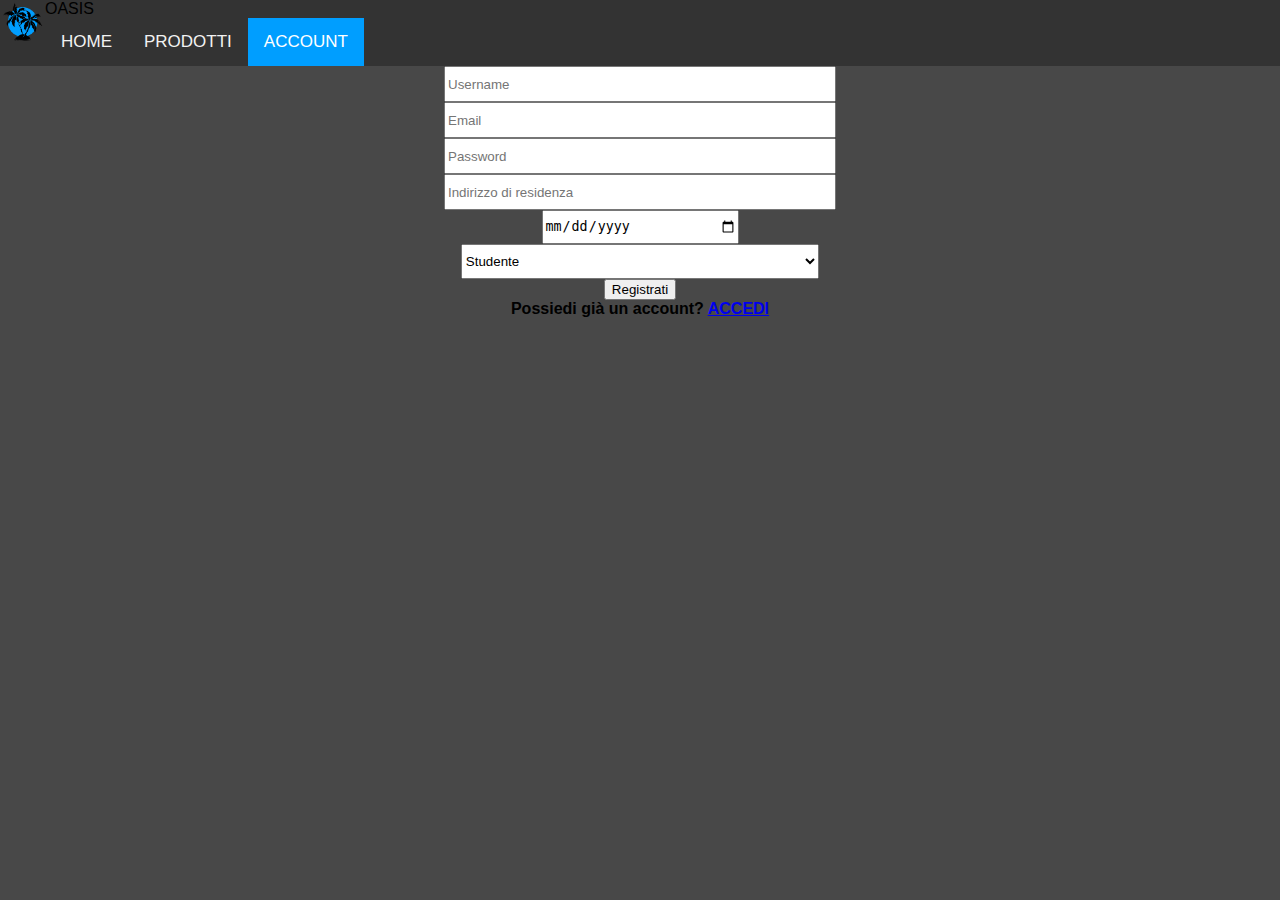
<file: index.html>
<!DOCTYPE html>
<!--
To change this license header, choose License Headers in Project Properties.
To change this template file, choose Tools | Templates
and open the template in the editor.
Push Fede 23
Push Giovi
-->
<html>
    <head>
        <title>TODO supply a title</title>
        <meta charset="UTF-8">
        <meta name="viewport" content="width=device-width, initial-scale=1.0">
        <link rel="stylesheet" href="assets/css/login.css">
    </head>
    <body>
        <header>
<div class="topnav">
                <img src="assets/img/logo.png">
                <div> OASIS </div>
                <a href="#news">HOME</a>
                <a href="#contact">PRODOTTI</a>
                <a class="active" href="#about">ACCOUNT</a>
            </div>
        </header>
        <div style="text-align: center" class="box">
            <form>
                <input style="width: 30%; height: 30px" type="text" placeholder="Username">
                <br>
                <input style="width: 30%; height: 30px" type="text" placeholder="Email">
                <br>
                <input style="width: 30%; height: 30px" type="password" placeholder="Password">
                <br>
                <input style="width: 30%; height: 30px" type="text" placeholder="Indirizzo di residenza">
                <br>
                <input style="width: 15%; height: 30px" type="date" placeholder="Data di nascita">
                <br>
      
                <select style="width: 28%; height: 35px" id="select" >
                    <option value="0">Studente</option>
                    <option value="1">Operaio</option>
                    <option value="2">Libero professionista</option>
                    <option value="3">Disoccupato</option>
                </select>
          
                <br>
                <input type="submit" value="Registrati">
                <br> 
            </form>
            <b> Possiedi già un account? <a href="login.html" target="_blank"> ACCEDI </a> </B>
        </div>
    </body>
</html>
</file>
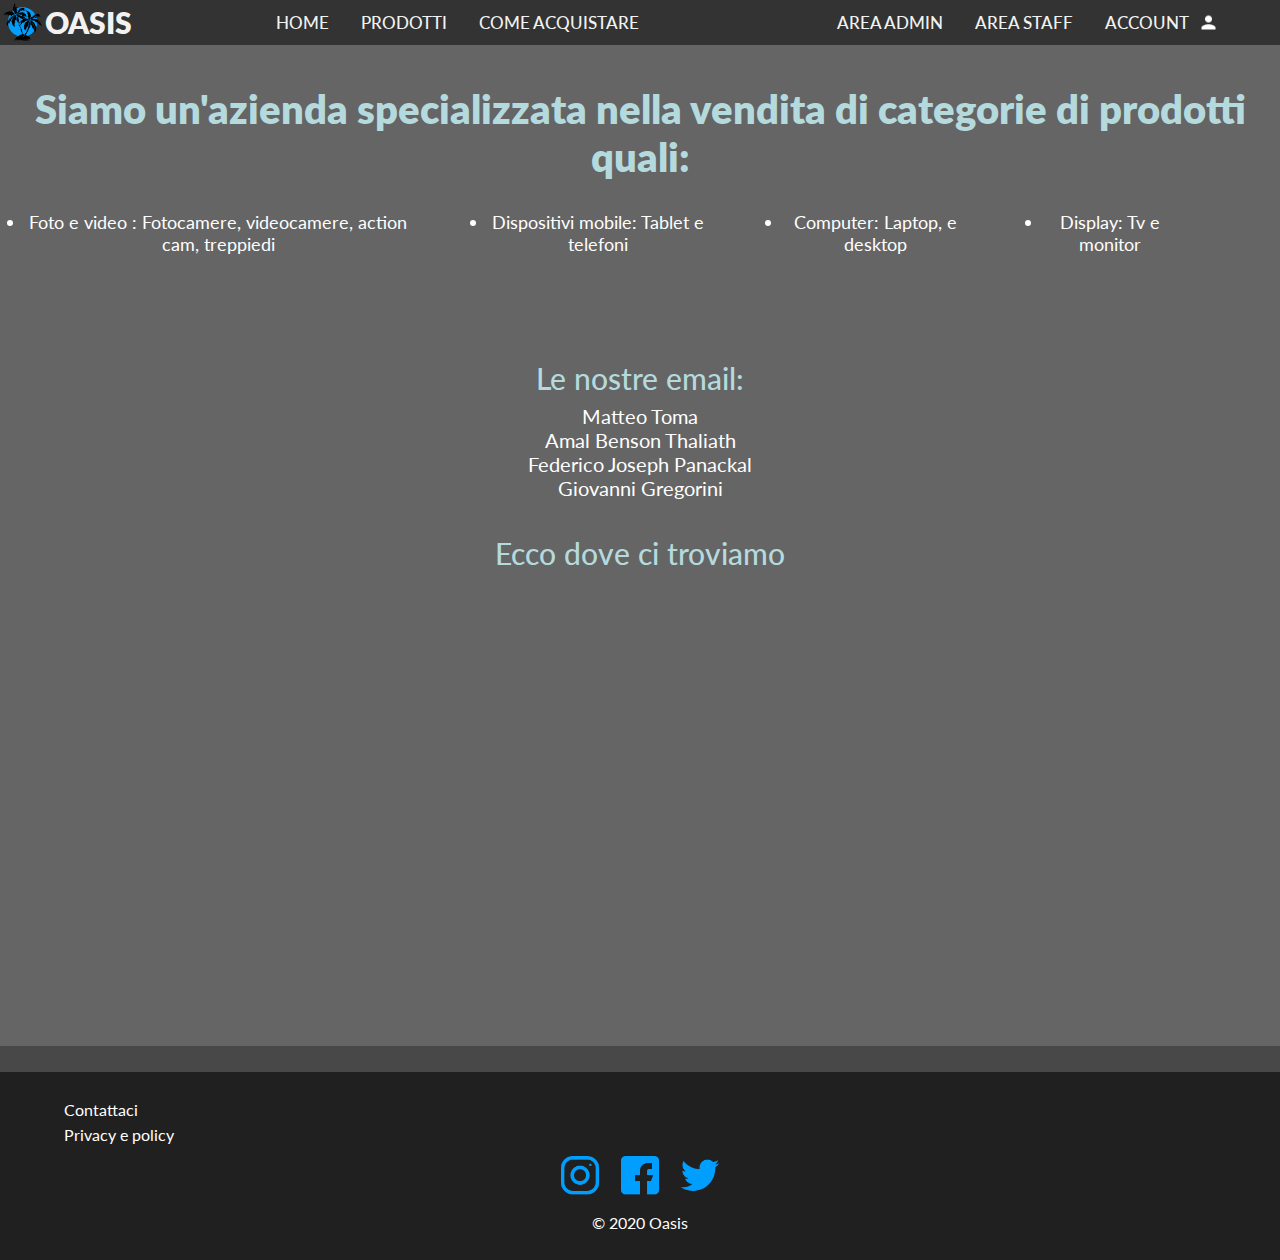
<file: about.html>
<!DOCTYPE html>
<!--
To change this license header, choose License Headers in Project Properties.
To change this template file, choose Tools | Templates
and open the template in the editor.
Push Fede 23
Push Giovi
-->
<html>
    <head>
        <title>Oasis</title>
        <meta charset="UTF-8">
        <link href="https://fonts.googleapis.com/css2?family=Lato:ital,wght@0,100;0,300;0,400;0,700;0,900;1,100;1,300;1,400;1,700;1,900&display=swap" rel="stylesheet">
        <meta name="viewport" content="width=device-width, initial-scale=1.0">
        <link rel="stylesheet" href="assets/css/style.css">
        <link rel="stylesheet" href="assets/css/about_policy.css">
        <script type="text/javascript" src="assets/script/sticky_navbar.js"></script>
    </head>
    <body>
        <header>
            <nav id="topnav">
                <a class="homelink" href="home.html">
                    <img src="assets/img/logo.png">
                    <span> OASIS </span>
                </a>
                <ul>
                    <li ><a href="home.html">HOME</a></li>
                    <li><a href="products.html">PRODOTTI</a></li>
                    <li><a href="howtobuy.html">COME ACQUISTARE</a></li>
                    <li  id="account">
                        <div class="dropdown">
                            <a id="profile">
                                ACCOUNT 
                                <img src="assets/img/profile.png">
                            </a>
                            <div class="dropdown-content">
                                <a href="login.html">ACCEDI</a>
                                <a href="signup.html">REGISTRATI</a>
                            </div>
                        </div>
                    </li>
                    <li id="staff"><a href="staffdashboard.html"> AREA STAFF</a></li>
                    <li id="admin"><a href="admindashboard.html"> AREA ADMIN</a></li>
                </ul>
            </nav> 
        </header>
        <div id="main">
            <div class="about-policy" >
                <h1>Siamo un'azienda specializzata nella vendita di categorie di prodotti quali: </h1> 
                <ul>
                    <li>   Foto e video : Fotocamere, videocamere, action cam, treppiedi   </li>  
                    <li>   Dispositivi mobile: Tablet e telefoni </li>
                    <li>   Computer: Laptop, e desktop </li>
                    <li>   Display: Tv e monitor </li>
                </ul>
                <br>
                <br>
                <h2>Le nostre email:</h2>
                <a href="mailto:s1082053@studenti.univpm.it ">Matteo Toma</a> <br>
                <a href="mailto:s1081742@studenti.univpm.it ">Amal Benson Thaliath</a> <br>
                <a href="mailto:s1083626@studenti.univpm.it ">Federico Joseph Panackal</a> <br>
                <a href="mailto:s1081677@studenti.univpm.it">Giovanni Gregorini</a> <br>
                <h2>Ecco dove ci troviamo</h2>                                        
                <iframe allowfullscreen="" frameborder="0" height="450" src="https://www.google.com/maps/embed?pb=!1m18!1m12!1m3!1d2889.9313605000134!2d13.515371994064613!3d43.58714602365773!2m3!1f0!2f0!3f0!3m2!1i1024!2i768!4f13.1!3m3!1m2!1s0x0%3A0x161719e4f3f5daaf!2sUniversit%C3%A0+Politecnica+delle+Marche+-+Facolt%C3%A0+di+Ingegneria!5e0!3m2!1sit!2sit!4v1519498340438" style="border:0" width="600"></iframe></p>  
            </div>
        </div>           

        <footer class="main_footer">
            <a href="about.html"> Contattaci </a>
            <br>
            <a href="privacypolicy.html"> Privacy e policy </a>
            <div class="linksocial">
                <img src="assets/img/social-icons.png" usemap="#social-icons-map">
                <map name="social-icons-map">
                    <area target="_blank" alt="instagram" title="instagram" href="https://www.instagram.com/" coords="134,157,154,146,162,132,164,68,158,48,136,31,68,31,48,41,36,63,36,127,46,145,64,157" shape="poly">
                    <area target="_blank" alt="facebook" title="facebook" href="https://www.facebook.com/" coords="250,158,354,158,364,145,364,43,354,30,248,30,236,41,236,148" shape="poly">
                    <area target="_blank" alt="twitter" title="twitter" href="https://twitter.com/" coords="436,135,452,141,466,145,478,145,490,145,502,143,512,137,522,133,530,127,536,117,542,111,546,101,548,89,550,79,550,67,564,55,554,55,560,43,544,47,538,45,532,41,526,41,518,41,510,45,506,48,500,52,498,62,500,73,492,73,482,71,474,69,464,65,458,59,452,53,446,47,444,51,442,58,442,66,446,75,452,81,440,77,442,85,446,93,454,103,448,103,452,111,460,117,468,123,466,129,452,131" shape="poly">
                </map>
            </div>
            <div class="copyright"> © 2020  Oasis </div>
            <div class="hide">Tutti i diritti sono riservati. Qualsiasi riproduzione, anche parziale, senza autorizzazione scritta è vietata.</div>
        </footer>
    </body>
</html>
</file>
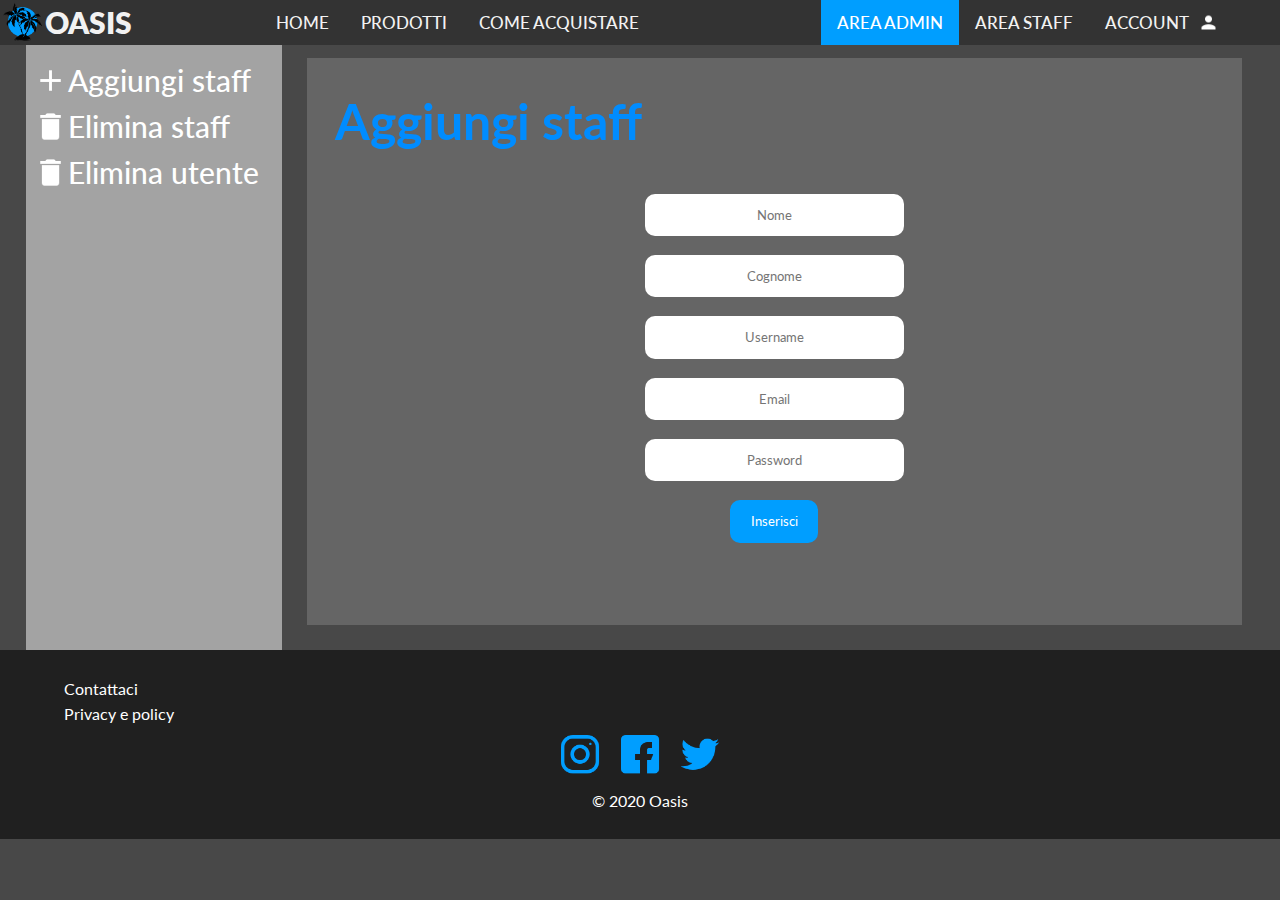
<file: admindashboard.html>
<!DOCTYPE html>
<!--
To change this license header, choose License Headers in Project Properties.
To change this template file, choose Tools | Templates
and open the template in the editor.
-->
<html>
    <head>
        <title>Oasis Admin</title>
        <meta charset="UTF-8">

        <link href="https://fonts.googleapis.com/css2?family=Lato:ital,wght@0,100;0,300;0,400;0,700;0,900;1,100;1,300;1,400;1,700;1,900&display=swap" rel="stylesheet"> 
        <meta name="viewport" content="width=device-width, initial-scale=1.0">
		<link rel="stylesheet" href="assets/css/account.css">
        <link rel="stylesheet" href="assets/css/style.css">
        <link rel="stylesheet" href="assets/css/products.css">
        <link rel="stylesheet" href="assets/css/admindashboard.css">
		
        <script type="text/javascript" src="assets/script/sticky_navbar.js"></script>
    </head>
    <body>
        <header>
            <nav id="topnav">
                <a class="homelink" href="home.html">
                    <img src="assets/img/logo.png">
                    <span> OASIS </span>
                </a>
                <ul>
                    <li ><a href="home.html">HOME</a></li>
                    <li><a href="products.html">PRODOTTI</a></li>
                    <li><a href="howtobuy.html">COME ACQUISTARE</a></li>
                    <li  id="account">
                        <div class="dropdown">
                            <a id="profile">
                                ACCOUNT 
                                <img src="assets/img/profile.png">
                            </a>
                            <div class="dropdown-content">
                                <a href="login.html">ACCEDI</a>
                                <a href="signup.html">REGISTRATI</a>
                            </div>
                        </div>
                    </li>
                    <li  id="staff"><a href="staffdashboard.html"> AREA STAFF</a></li>
                    <li class="active" id="admin"><a href="admindashboard.html"> AREA ADMIN</a></li>
                </ul>
            </nav> 
        </header>
        <div class="admin_main" id="main">
            <div class="admin_sidenav">
                <div class="adminnav_items">
                    <a href="#addcat"><img src="assets/img/add_white.png">Aggiungi staff</a><br>  
                    <a><img src="assets/img/delete_white.png">Elimina staff</a><br>
                    <a><img src="assets/img/delete_white.png">Elimina utente</a><br>
                </div>
            </div>
            <div class="side_container">
                <div class="sc_content">
					<h1 id="sc_title">Aggiungi staff</h1>
                    <div class="account_box" id="admin_dash_box">
                <form>
                    <input type="text" placeholder="Nome">
                    <br>
                    <input type="text" placeholder="Cognome">
                    <br>
                    <input type="text" placeholder="Username">
                    <br>
                    <input type="text" placeholder="Email">
                    <br>
                    <input type="password" placeholder="Password">
                    <br>
                    <input type="submit" value="Inserisci">
                    <br> 
                </form>
            </div>
                </div>
            </div>
        </div>
        <footer class="main_footer">
            <a href="about.html"> Contattaci </a>
            <br>
            <a href="privacypolicy.html"> Privacy e policy </a>
            <div class="linksocial">
                <img src="assets/img/social-icons.png" usemap="#social-icons-map">
                <map name="social-icons-map">
                    <area target="_blank" alt="instagram" title="instagram" href="https://www.instagram.com/" coords="134,157,154,146,162,132,164,68,158,48,136,31,68,31,48,41,36,63,36,127,46,145,64,157" shape="poly">
                    <area target="_blank" alt="facebook" title="facebook" href="https://www.facebook.com/" coords="250,158,354,158,364,145,364,43,354,30,248,30,236,41,236,148" shape="poly">
                    <area target="_blank" alt="twitter" title="twitter" href="https://twitter.com/" coords="436,135,452,141,466,145,478,145,490,145,502,143,512,137,522,133,530,127,536,117,542,111,546,101,548,89,550,79,550,67,564,55,554,55,560,43,544,47,538,45,532,41,526,41,518,41,510,45,506,48,500,52,498,62,500,73,492,73,482,71,474,69,464,65,458,59,452,53,446,47,444,51,442,58,442,66,446,75,452,81,440,77,442,85,446,93,454,103,448,103,452,111,460,117,468,123,466,129,452,131" shape="poly">
                </map>
            </div>
            <div> © 2020  Oasis </div>
        </footer>
    </body>

</html>
</file>
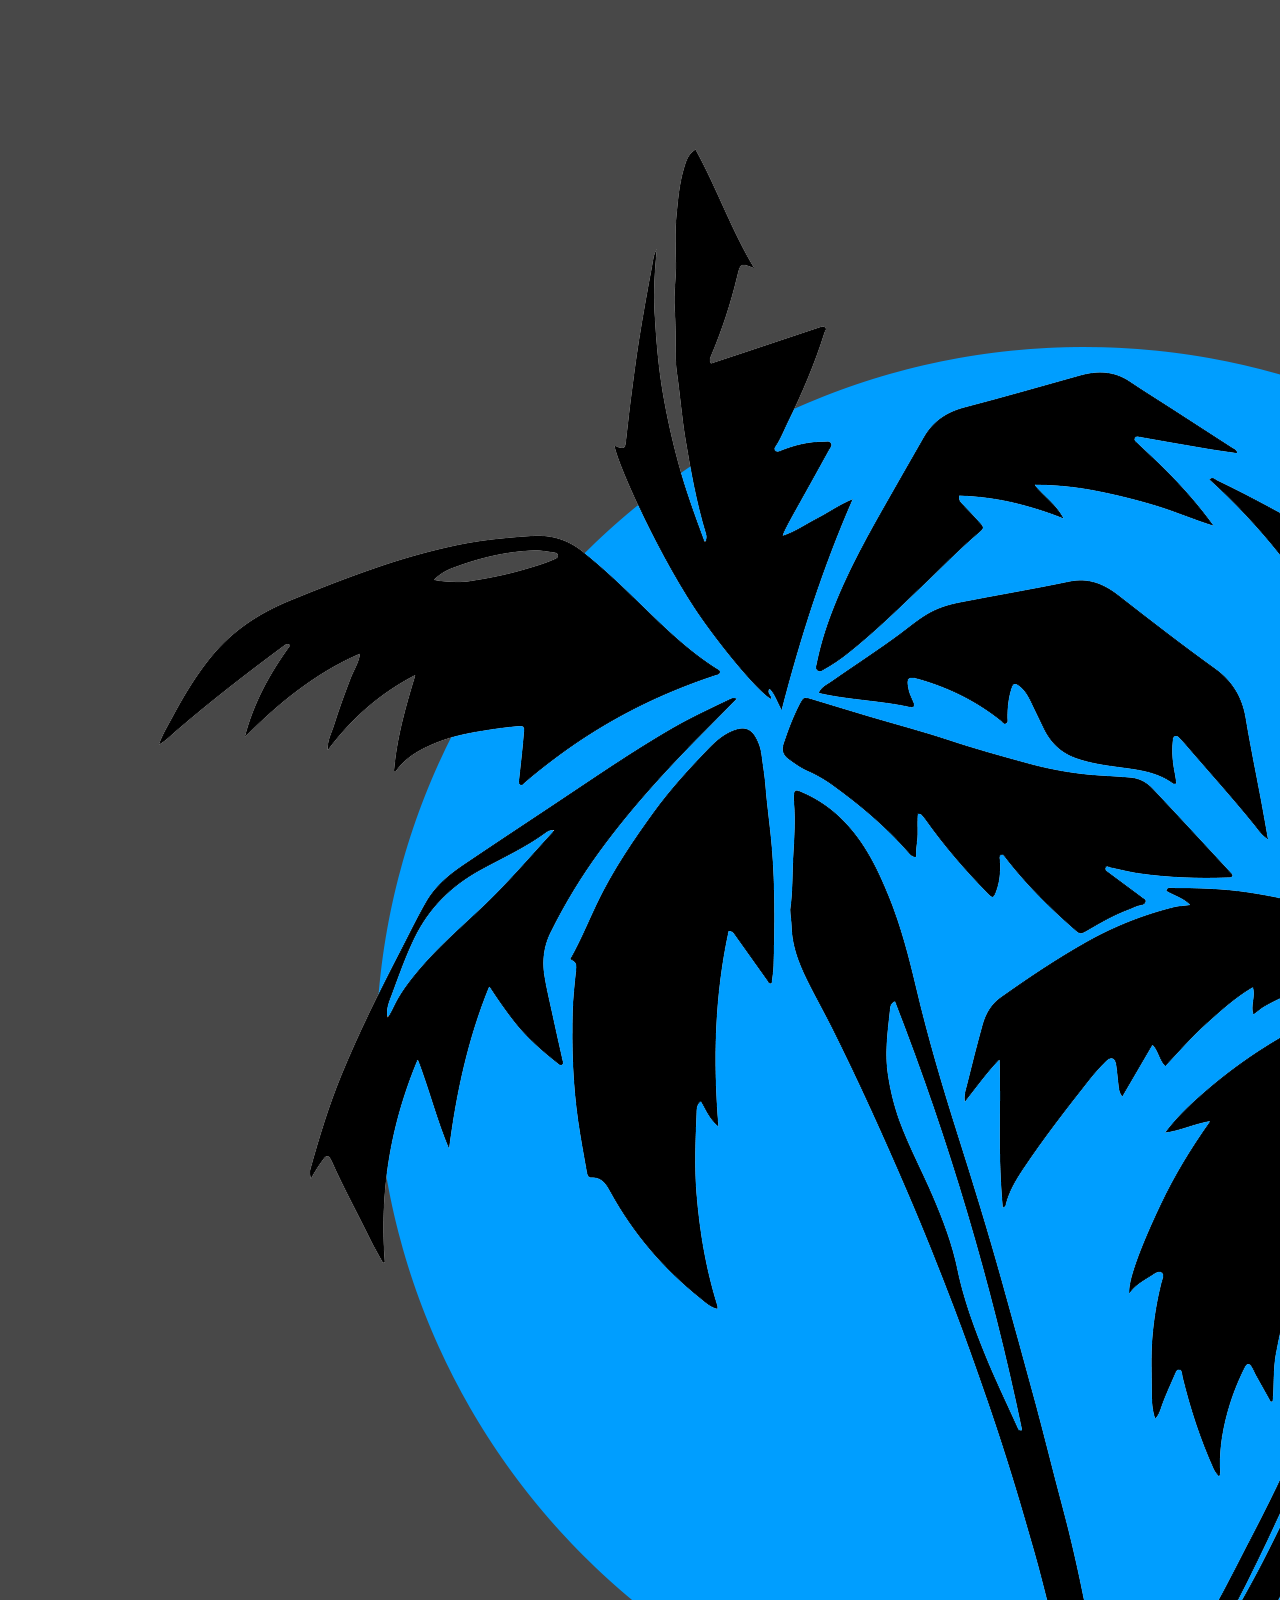
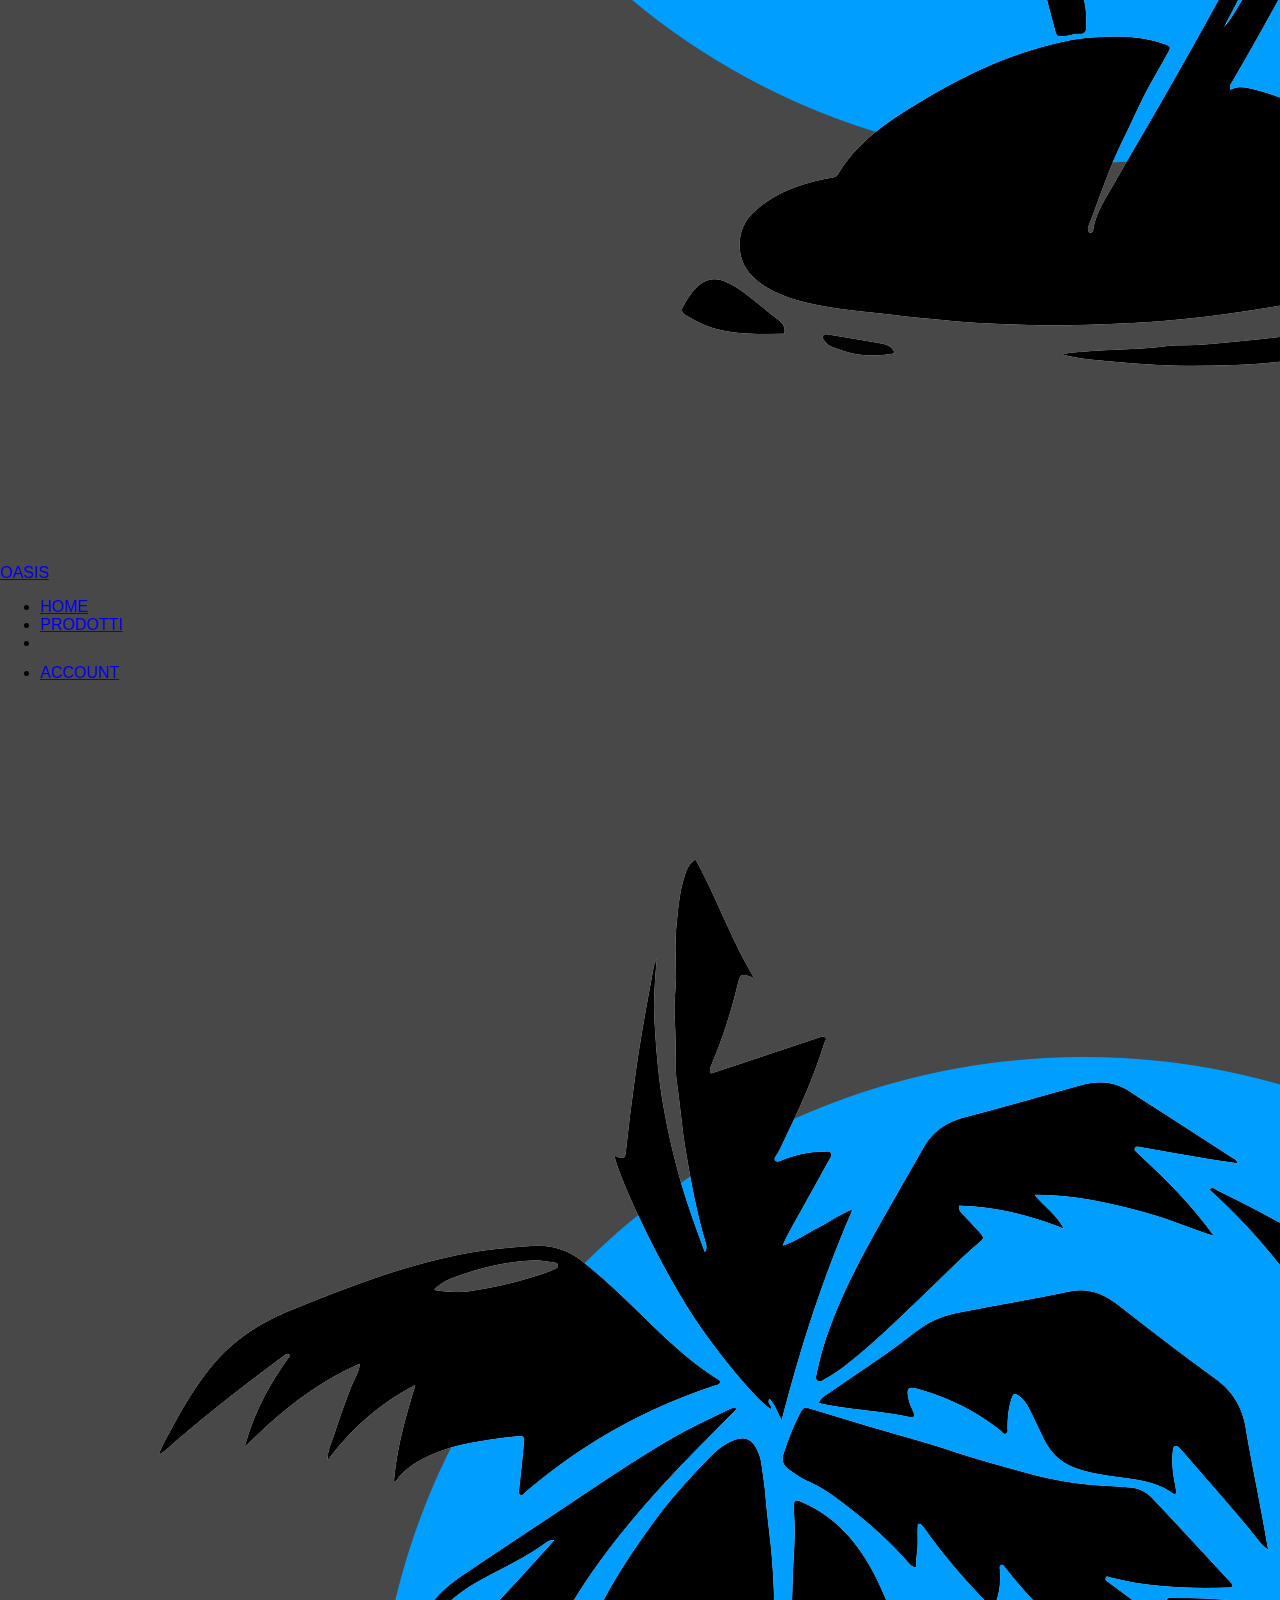
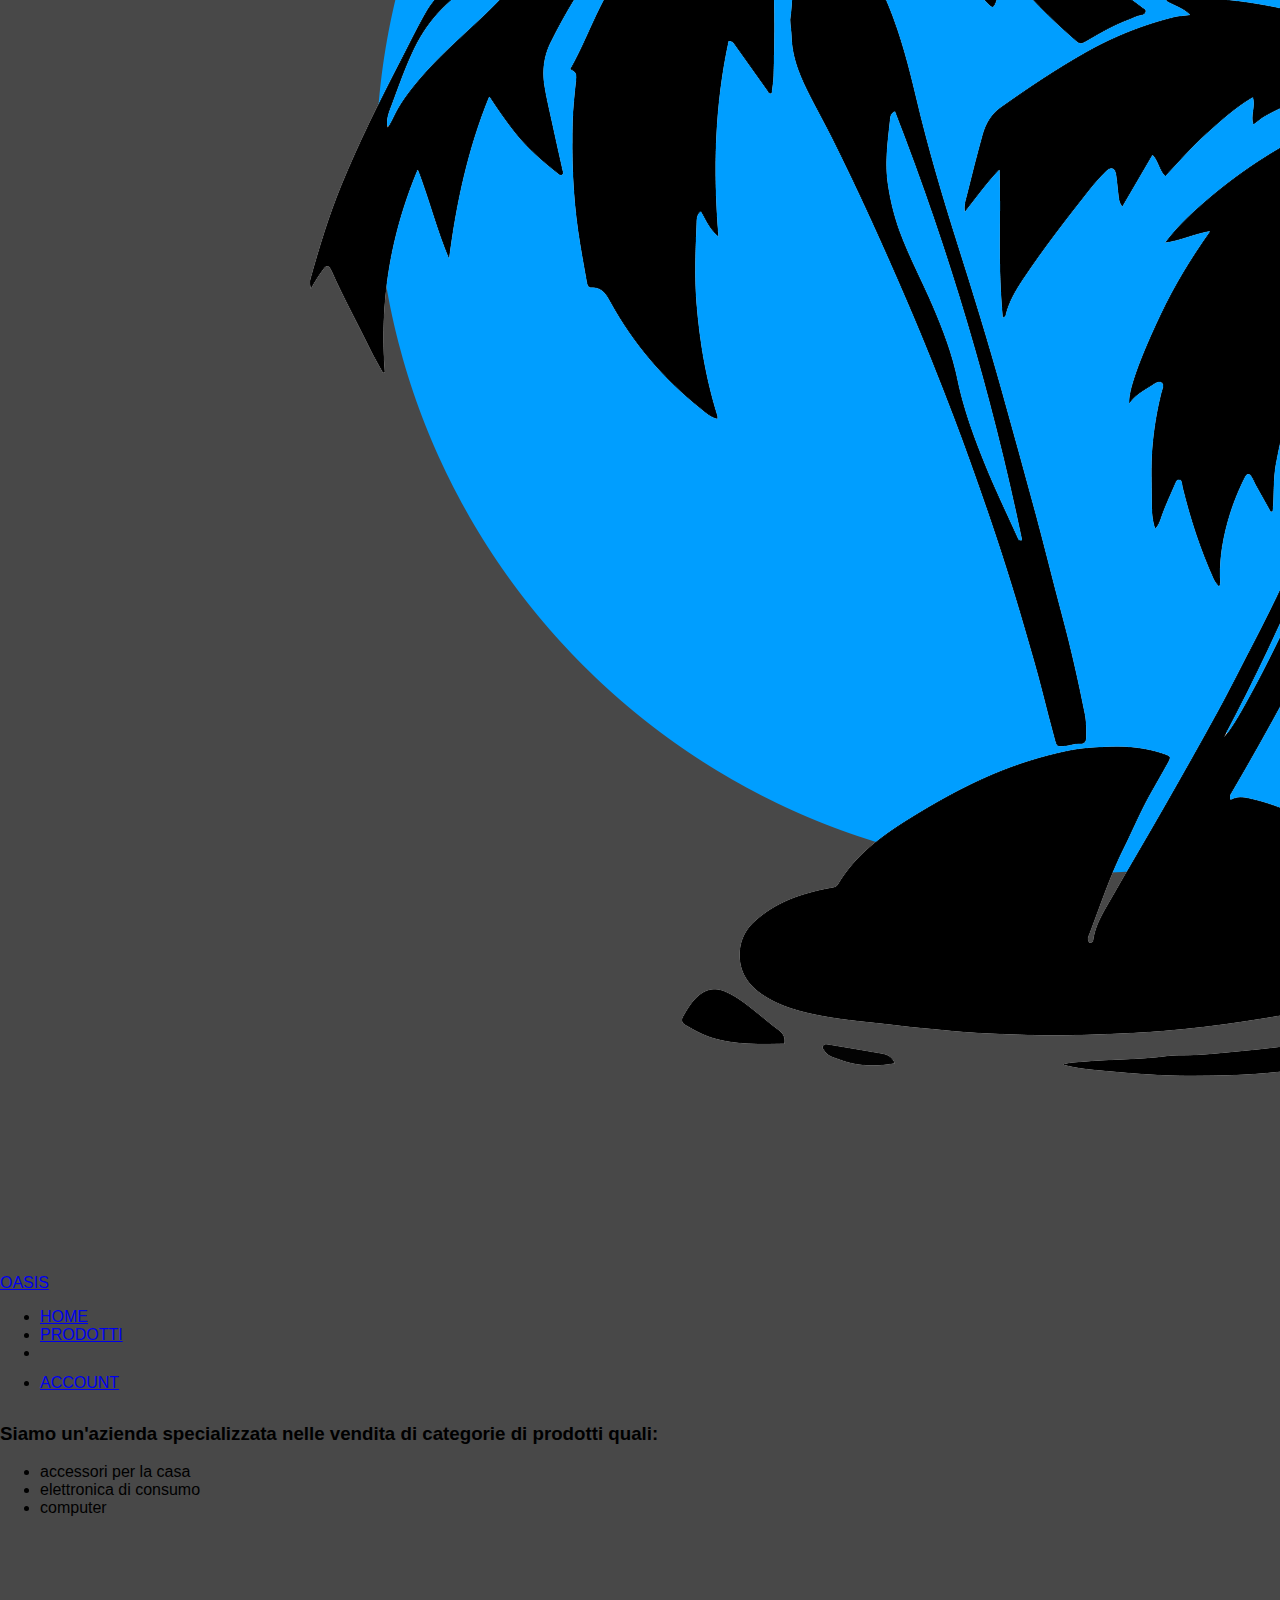
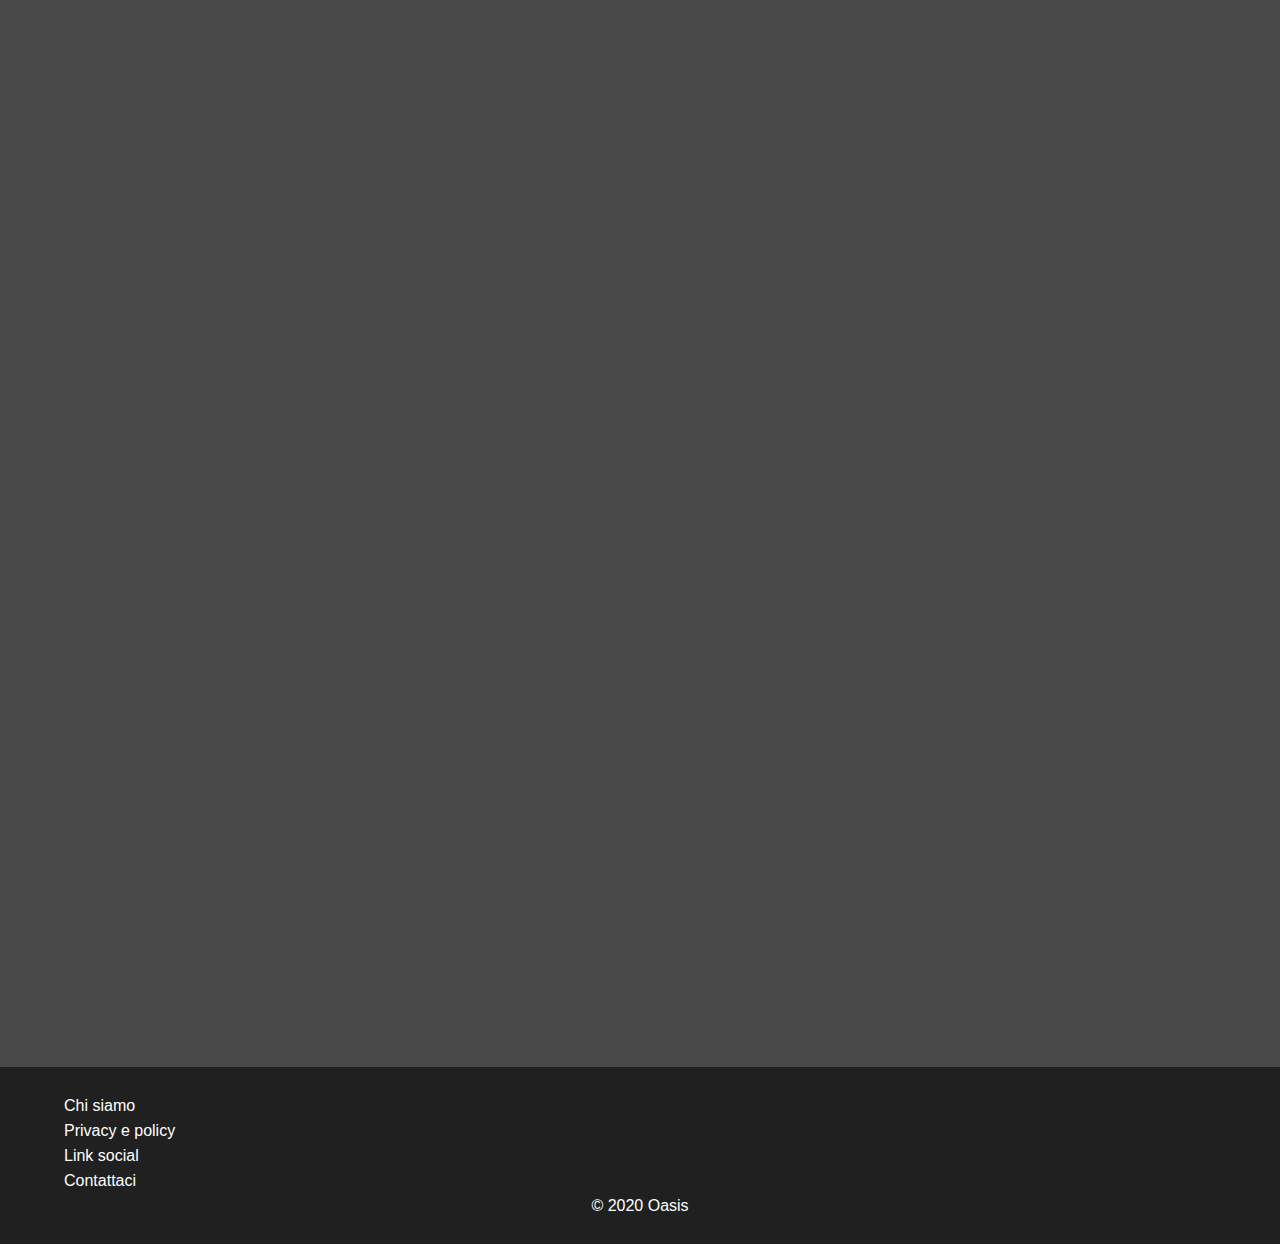
<file: chisiamo.html>
<!DOCTYPE html>
<!--
To change this license header, choose License Headers in Project Properties.
To change this template file, choose Tools | Templates
and open the template in the editor.
Push Fede 23
Push Giovi
-->
<html>
    <head>
        <title>Oasis</title>
        <meta charset="UTF-8">
        <link href="https://fonts.googleapis.com/css2?family=Baloo+Paaji+2:wght@400;500;600;700;800&display=swap" rel="stylesheet">
        <meta name="viewport" content="width=device-width, initial-scale=1.0">
        <link rel="stylesheet" href="assets/css/style.css">
    </head>
    <body>
        <header>
            <nav class="topnav">
                <a class="homelink" href="home.html">
                    <img src="assets/img/logo.png">
                    <span> OASIS </span>
                </a>
                <ul>
                    <li class ="active"><a href="home.html">HOME</a></li>
                    <li><a href="products.html">PRODOTTI</a></li>
                    <li class="spacer"></li>
                    <li>
                        <div class="dropdown">
                        <a href="#about">ACCOUNT</a>
                            <div class="dropdown-content">
                                <a href="login.html">ACCEDI</a>
                                <a href="signup.html">REGISTRATI</a>
                            </div>
                        </div>
                    </li>
                </ul>
            </nav>
			<nav class="topnav" id="dummy">
                <a class="homelink" href="home.html">
                    <img src="assets/img/logo.png">
                    <span> OASIS </span>
                </a>
                <ul>
                    <li class ="active"><a href="home.html">HOME</a></li>
                    <li><a href="products.html">PRODOTTI</a></li>
                    <li class="spacer"></li>
                    <li>
                        <div class="dropdown">
                        <a href="#about">ACCOUNT</a>
                            <div class="dropdown-content">
                                <a href="login.html">ACCEDI</a>
                                <a href="signup.html">REGISTRATI</a>
                            </div>
                        </div>
                    </li>
                </ul>
            </nav>       
        </header>
        <div class="chi_siamo" >
            <h3>Siamo un'azienda specializzata nelle vendita di categorie di prodotti quali: </h3> 
            <ul >
            <li>    accessori per la casa  </li>  
            <li>    elettronica di consumo </li>
            <li>    computer </li>
            </ul>
            <br>
            <br>
            <br>
            <br>
            <br>
            <br>
            <br>
            <br>
            <br>
            <br>
            <br>
            <br>
            <br>
            <br>
            <br>
            <br>
            <br>
            <br>
            <br>
            <br>
            <br>
            <br>
            <br>
            <br>
            <br>
            <br>
            <br>
            <br>
            <br>
            <br>
            <br>
            <br>
            <br>
            <br>
            <br>
            <br>
            <br>
            <br>
            <br>
            <br>
            <br>
            <br>
            <br>
            <br>
            <br>
            <br>
            <br>
            <br>
            <br>
            <br>
            <br>
            <br>
            <br>
            <br>
            <br>
            <br>
            <br>
            <br>
            <br>
            <br>
            <br>
            <br>
            <br>
        </div>
        <footer class="main_footer">
            <a href="chisiamo.html"> Chi siamo </a>
            <br>
            <a href="contattaci.html"> Privacy e policy </a>
            <br>
            <a href="linksocial.html"> Link social </a>
            <br>
            <a href="privacypolicy.html"> Contattaci </a>
            <br>
            <div> © 2020  Oasis </div>
        </footer>
    </body>
</html>
</file>
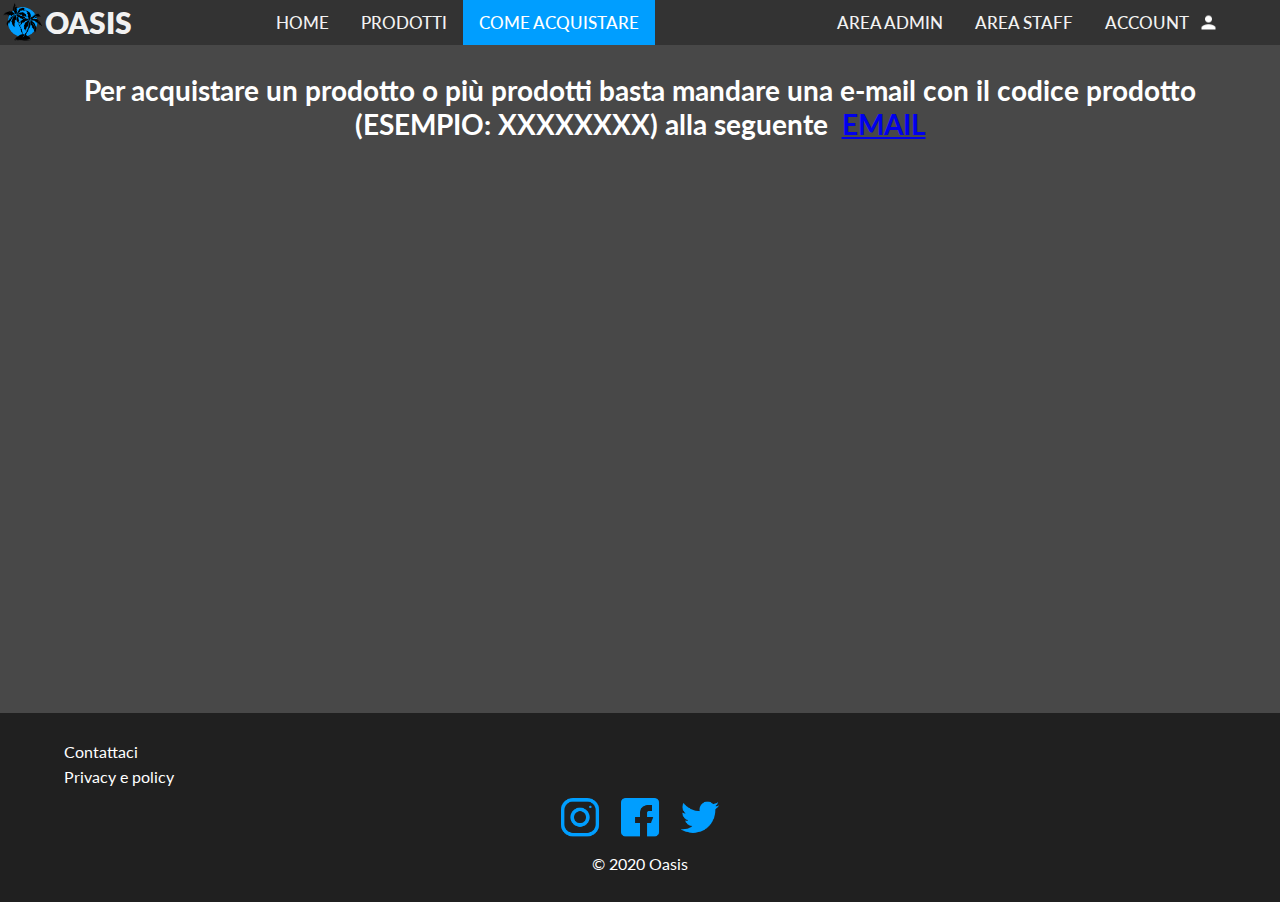
<file: howtobuy.html>
<!DOCTYPE html>
<html>
    <head>
        <title>Oasis</title>
        <meta charset="UTF-8">
        <link href="https://fonts.googleapis.com/css2?family=Lato:ital,wght@0,100;0,300;0,400;0,700;0,900;1,100;1,300;1,400;1,700;1,900&display=swap" rel="stylesheet">
        <meta name="viewport" content="width=device-width, initial-scale=1.0">
        <link rel="stylesheet" href="assets/css/style.css">
        <link rel="stylesheet" href="assets/css/howtobuy.css">
        <script type="text/javascript" src="assets/script/sticky_navbar.js"></script>
    </head>
    <body>
        <header>
            <nav id="topnav">
                <a class="homelink" href="home.html">
                    <img src="assets/img/logo.png">
                    <span> OASIS </span>
                </a>
                <ul>
                    <li ><a href="home.html">HOME</a></li>
                    <li><a href="products.html">PRODOTTI</a></li>
                    <li class="active"><a href="howtobuy.html">COME ACQUISTARE</a></li>
                    <li  id="account">
                        <div class="dropdown">
                            <a id="profile">
                                ACCOUNT 
                                <img src="assets/img/profile.png">
                            </a>
                            <div class="dropdown-content">
                                <a href="login.html">ACCEDI</a>
                                <a href="signup.html">REGISTRATI</a>
                            </div>
                        </div>
                    </li>
                    <li  id="staff"><a href="staffdashboard.html"> AREA STAFF</a></li>
                    <li id="admin"><a href="admindashboard.html"> AREA ADMIN</a></li>
                </ul>
            </nav> 
        </header>

        <div id="main" class="howtobuy">
            <div>
                <p><b>
                        Per acquistare un prodotto o più prodotti basta mandare una e-mail con il codice prodotto 
                        <br>
                        (ESEMPIO: XXXXXXXX) alla seguente &nbsp<a href="mailto:oasis@gmail.com">EMAIL </a> 
                    </b></p>
            </div>
            <br>
            <br>
            <br>
            <br>
            <br>
            <br>
            <br>
            <br>
            <br>
            <br>
            <br>
            <br>
            <br>
            <br>
            <br>
            <br>
        </div>
        <footer class="main_footer">
            <a href="about.html"> Contattaci </a>
            <br>
            <a href="privacypolicy.html"> Privacy e policy </a>
            <div class="linksocial">
                <img src="assets/img/social-icons.png" usemap="#social-icons-map">
                <map name="social-icons-map">
                    <area target="_blank" alt="instagram" title="instagram" href="https://www.instagram.com/" coords="134,157,154,146,162,132,164,68,158,48,136,31,68,31,48,41,36,63,36,127,46,145,64,157" shape="poly">
                    <area target="_blank" alt="facebook" title="facebook" href="https://www.facebook.com/" coords="250,158,354,158,364,145,364,43,354,30,248,30,236,41,236,148" shape="poly">
                    <area target="_blank" alt="twitter" title="twitter" href="https://twitter.com/" coords="436,135,452,141,466,145,478,145,490,145,502,143,512,137,522,133,530,127,536,117,542,111,546,101,548,89,550,79,550,67,564,55,554,55,560,43,544,47,538,45,532,41,526,41,518,41,510,45,506,48,500,52,498,62,500,73,492,73,482,71,474,69,464,65,458,59,452,53,446,47,444,51,442,58,442,66,446,75,452,81,440,77,442,85,446,93,454,103,448,103,452,111,460,117,468,123,466,129,452,131" shape="poly">
                </map>
            </div>
            <div class="copyright"> © 2020  Oasis </div>
            <div class="hide">Tutti i diritti sono riservati. Qualsiasi riproduzione, anche parziale, senza autorizzazione scritta è vietata.</div>
        </footer>
    </body>
</html>
</file>
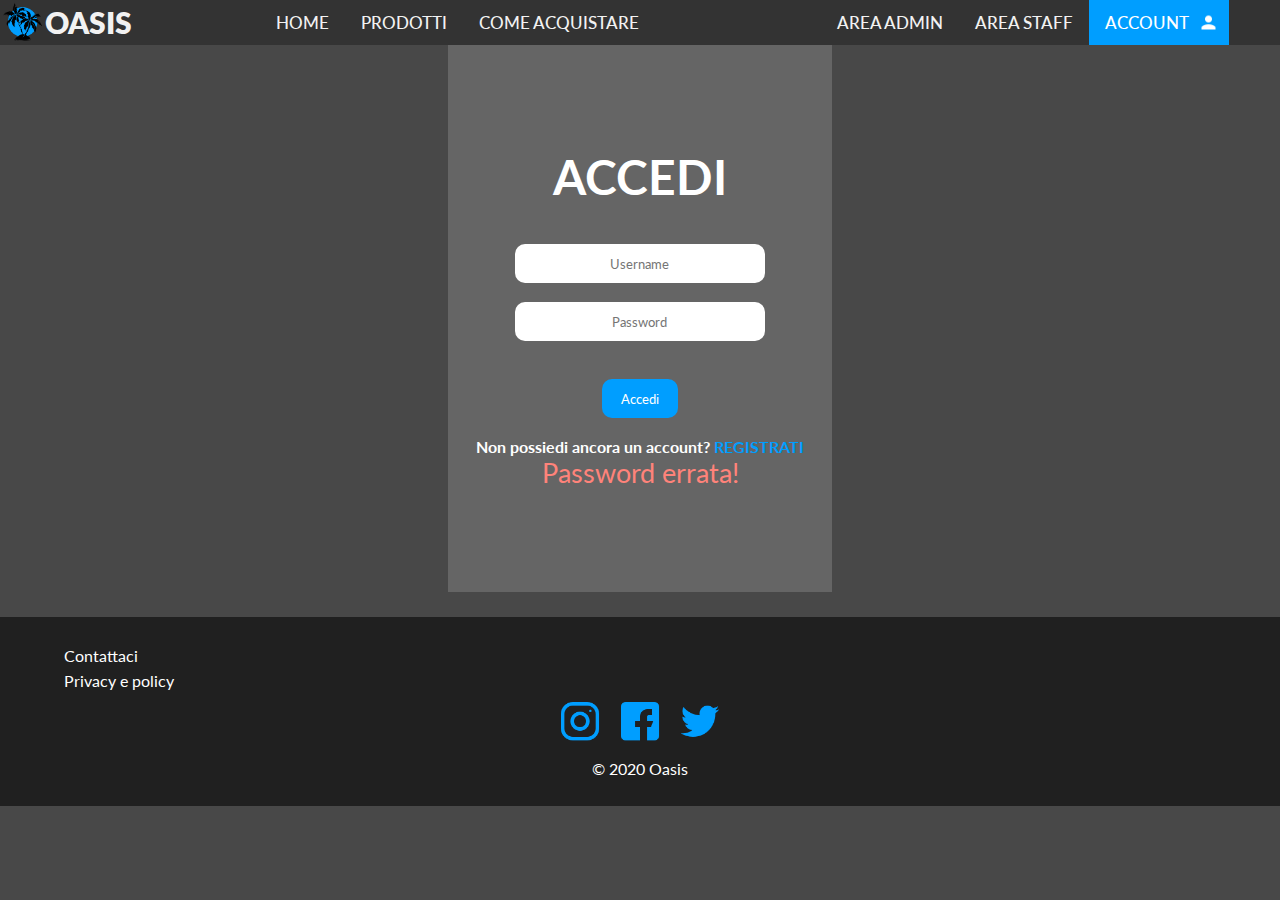
<file: login.html>
<!DOCTYPE html>
<!--
To change this license header, choose License Headers in Project Properties.
To change this template file, choose Tools | Templates
and open the template in the editor.
Push Fede 23
Push Giovi
-->
<html>
    <head>
        <title> Oasis Accedi </title>
        <meta charset="UTF-8">
        <link href="https://fonts.googleapis.com/css2?family=Lato:ital,wght@0,100;0,300;0,400;0,700;0,900;1,100;1,300;1,400;1,700;1,900&display=swap" rel="stylesheet">
        <meta name="viewport" content="width=device-width, initial-scale=1.0">
        <link rel="stylesheet" href="assets/css/style.css">
        <link rel="stylesheet" href="assets/css/account.css">
        <script type="text/javascript" src="assets/script/sticky_navbar.js"></script>
    </head>
    <body>
        <header>
            <nav id="topnav">
                <a class="homelink" href="home.html">
                    <img src="assets/img/logo.png">
                    <span> OASIS </span>
                </a>
                <ul>
                    <li ><a href="home.html">HOME</a></li>
                    <li><a href="products.html">PRODOTTI</a></li>
                    <li><a href="howtobuy.html">COME ACQUISTARE</a></li>
                    <li class="active" id="account">
                        <div class="dropdown">
                            <a id="profile">
                                ACCOUNT 
                                <img src="assets/img/profile.png">
                            </a>
                            <div class="dropdown-content">
                                <a href="login.html">ACCEDI</a>
                                <a href="signup.html">REGISTRATI</a>
                            </div>
                        </div>
                    </li>
                    <li id="staff"><a href="staffdashboard.html"> AREA STAFF</a></li>
                    <li id="admin"><a href="admindashboard.html"> AREA ADMIN</a></li>
                </ul>
            </nav>   
        </header>
        <div id="main">
            <div id="login" class="account_box">
                <h2> Accedi </h2>
                <form action="login.html" method="post">
                    <input type="text" placeholder="Username" >
                    <br>
                    <input type="password" placeholder="Password">
                    <br>
                    <br>
                </form>
                <input type="submit" value="Accedi">
                <br>
                <b> Non possiedi ancora un account? <a href="signup.html"> REGISTRATI </a> </b>
                <div id="error_msg"> Password errata! </div>
            </div>
        </div>
        <footer class="main_footer">
            <a href="about.html"> Contattaci </a>
            <br>
            <a href="privacypolicy.html"> Privacy e policy </a>
            <div class="linksocial">
                <img src="assets/img/social-icons.png" usemap="#social-icons-map">
                <map name="social-icons-map">
                    <area target="_blank" alt="instagram" title="instagram" href="https://www.instagram.com/" coords="134,157,154,146,162,132,164,68,158,48,136,31,68,31,48,41,36,63,36,127,46,145,64,157" shape="poly">
                    <area target="_blank" alt="facebook" title="facebook" href="https://www.facebook.com/" coords="250,158,354,158,364,145,364,43,354,30,248,30,236,41,236,148" shape="poly">
                    <area target="_blank" alt="twitter" title="twitter" href="https://twitter.com/" coords="436,135,452,141,466,145,478,145,490,145,502,143,512,137,522,133,530,127,536,117,542,111,546,101,548,89,550,79,550,67,564,55,554,55,560,43,544,47,538,45,532,41,526,41,518,41,510,45,506,48,500,52,498,62,500,73,492,73,482,71,474,69,464,65,458,59,452,53,446,47,444,51,442,58,442,66,446,75,452,81,440,77,442,85,446,93,454,103,448,103,452,111,460,117,468,123,466,129,452,131" shape="poly">
                </map>
            </div>
            <div class="copyright"> © 2020  Oasis </div>
            <div class="hide">Tutti i diritti sono riservati. Qualsiasi riproduzione, anche parziale, senza autorizzazione scritta è vietata.</div>
        </footer>
    </body>
</html>
</file>
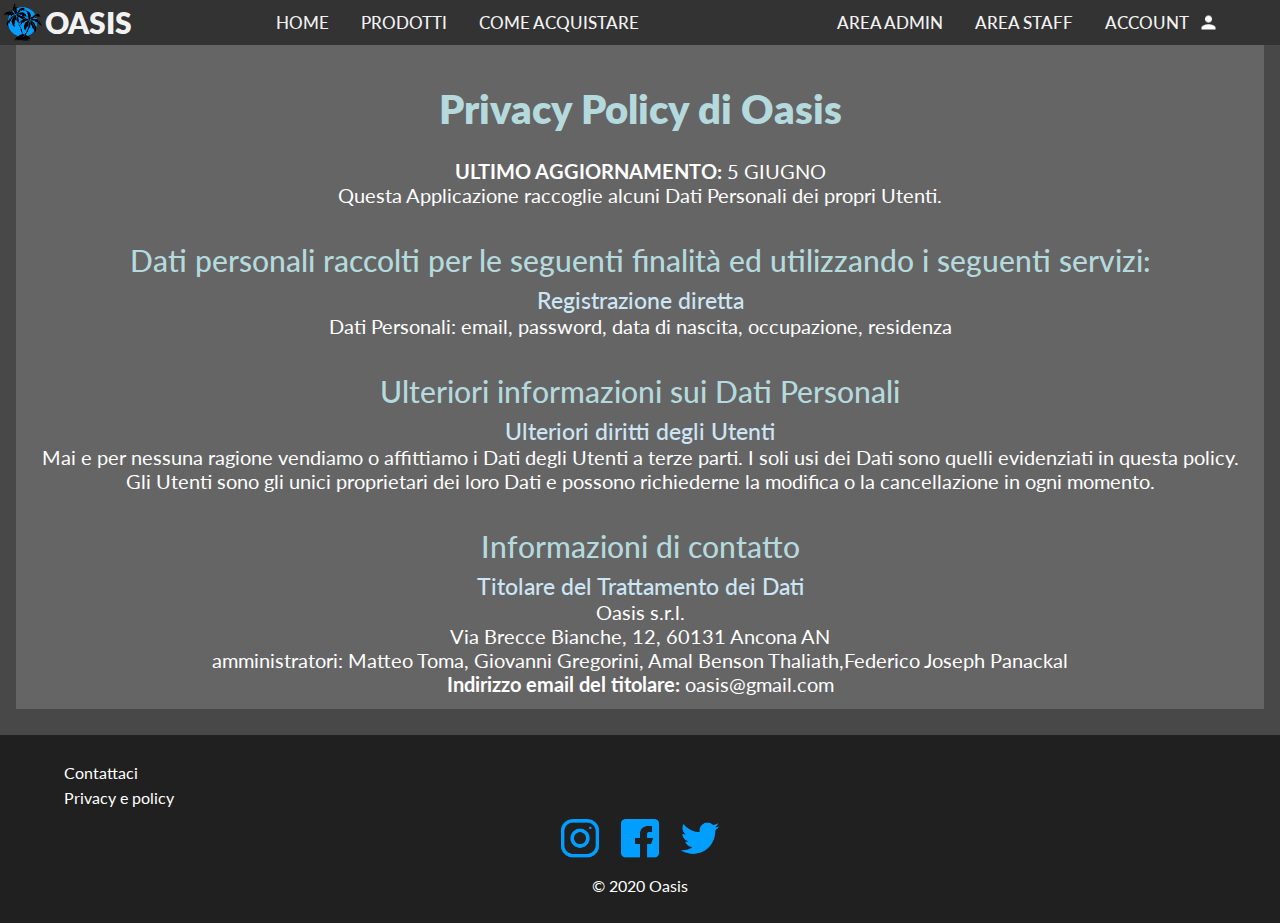
<file: privacypolicy.html>
<!DOCTYPE html>
<html>
    <head>
        <title>Oasis</title>
        <meta charset="UTF-8">
        <link href="https://fonts.googleapis.com/css2?family=Lato:ital,wght@0,100;0,300;0,400;0,700;0,900;1,100;1,300;1,400;1,700;1,900&display=swap" rel="stylesheet">
        <meta name="viewport" content="width=device-width, initial-scale=1.0">
        <link rel="stylesheet" href="assets/css/style.css">
        <link rel="stylesheet" href="assets/css/about_policy.css">
        <script type="text/javascript" src="assets/script/sticky_navbar.js"></script>
    </head>
    <body>
        <header>
            <nav id="topnav">
                <a class="homelink" href="home.html">
                    <img src="assets/img/logo.png">
                    <span> OASIS </span>
                </a>
                <ul>
                    <li ><a href="home.html">HOME</a></li>
                    <li><a href="products.html">PRODOTTI</a></li>
                    <li><a href="howtobuy.html">COME ACQUISTARE</a></li>
                    <li  id="account">
                        <div class="dropdown">
                            <a id="profile">
                                ACCOUNT 
                                <img src="assets/img/profile.png">
                            </a>
                            <div class="dropdown-content">
                                <a href="login.html">ACCEDI</a>
                                <a href="signup.html">REGISTRATI</a>
                            </div>
                        </div>
                    </li>
                    <li id="staff"><a href="staffdashboard.html"> AREA STAFF</a></li>
                    <li id="admin"><a href="admindashboard.html"> AREA ADMIN</a></li>
                </ul>
            </nav> 
        </header>

        <div id="main">
            <div class="about-policy">
                <div>
                    <h1>Privacy Policy di Oasis</h1>
                    <p><b>ULTIMO AGGIORNAMENTO:</b> 5 GIUGNO</p>
                    <p>Questa Applicazione raccoglie alcuni Dati Personali dei propri Utenti.</p>
                </div>
                <h2 id="purposes_data">Dati personali raccolti per le seguenti finalità ed utilizzando i seguenti servizi:</h2>
                <h3 align="center">Registrazione diretta</h3>
                <p>Dati Personali: email, password, data di nascita, occupazione, residenza</p>   

                <h2 id="further_data" align="center">Ulteriori informazioni sui Dati Personali</h2>
                <h3>Ulteriori diritti degli Utenti</h3>
                <p class="more_one">
                    Mai e per nessuna ragione vendiamo o affittiamo i Dati degli Utenti a terze parti.
                    I soli usi dei Dati sono quelli evidenziati in questa policy.<br> Gli Utenti sono gli unici proprietari dei loro Dati e possono
                    richiederne la modifica o la cancellazione in ogni momento.
                </p>

                <h2 id="contact_information">Informazioni di contatto</h2>
                <div class="iconed icon_owner">
                    <h3>Titolare del Trattamento dei Dati</h3>
                    <p>Oasis s.r.l.
                        <br>Via Brecce Bianche, 12, 60131 Ancona AN
                        <br>amministratori: Matteo Toma, Giovanni Gregorini, Amal Benson Thaliath,Federico Joseph Panackal</p>
                    <p><b>Indirizzo email del titolare:</b> oasis@gmail.com</p>
                </div>
            </div>
        </div>
        <footer class="main_footer">
            <a href="about.html"> Contattaci </a>
            <br>
            <a href="privacypolicy.html"> Privacy e policy </a>
            <div class="linksocial">
                <img src="assets/img/social-icons.png" usemap="#social-icons-map">
                <map name="social-icons-map">
                    <area target="_blank" alt="instagram" title="instagram" href="https://www.instagram.com/" coords="134,157,154,146,162,132,164,68,158,48,136,31,68,31,48,41,36,63,36,127,46,145,64,157" shape="poly">
                    <area target="_blank" alt="facebook" title="facebook" href="https://www.facebook.com/" coords="250,158,354,158,364,145,364,43,354,30,248,30,236,41,236,148" shape="poly">
                    <area target="_blank" alt="twitter" title="twitter" href="https://twitter.com/" coords="436,135,452,141,466,145,478,145,490,145,502,143,512,137,522,133,530,127,536,117,542,111,546,101,548,89,550,79,550,67,564,55,554,55,560,43,544,47,538,45,532,41,526,41,518,41,510,45,506,48,500,52,498,62,500,73,492,73,482,71,474,69,464,65,458,59,452,53,446,47,444,51,442,58,442,66,446,75,452,81,440,77,442,85,446,93,454,103,448,103,452,111,460,117,468,123,466,129,452,131" shape="poly">
                </map>
            </div>
            <div class="copyright"> © 2020  Oasis </div>
            <div class="hide">Tutti i diritti sono riservati. Qualsiasi riproduzione, anche parziale, senza autorizzazione scritta è vietata.</div>
        </footer>
    </body>
</html>
</file>
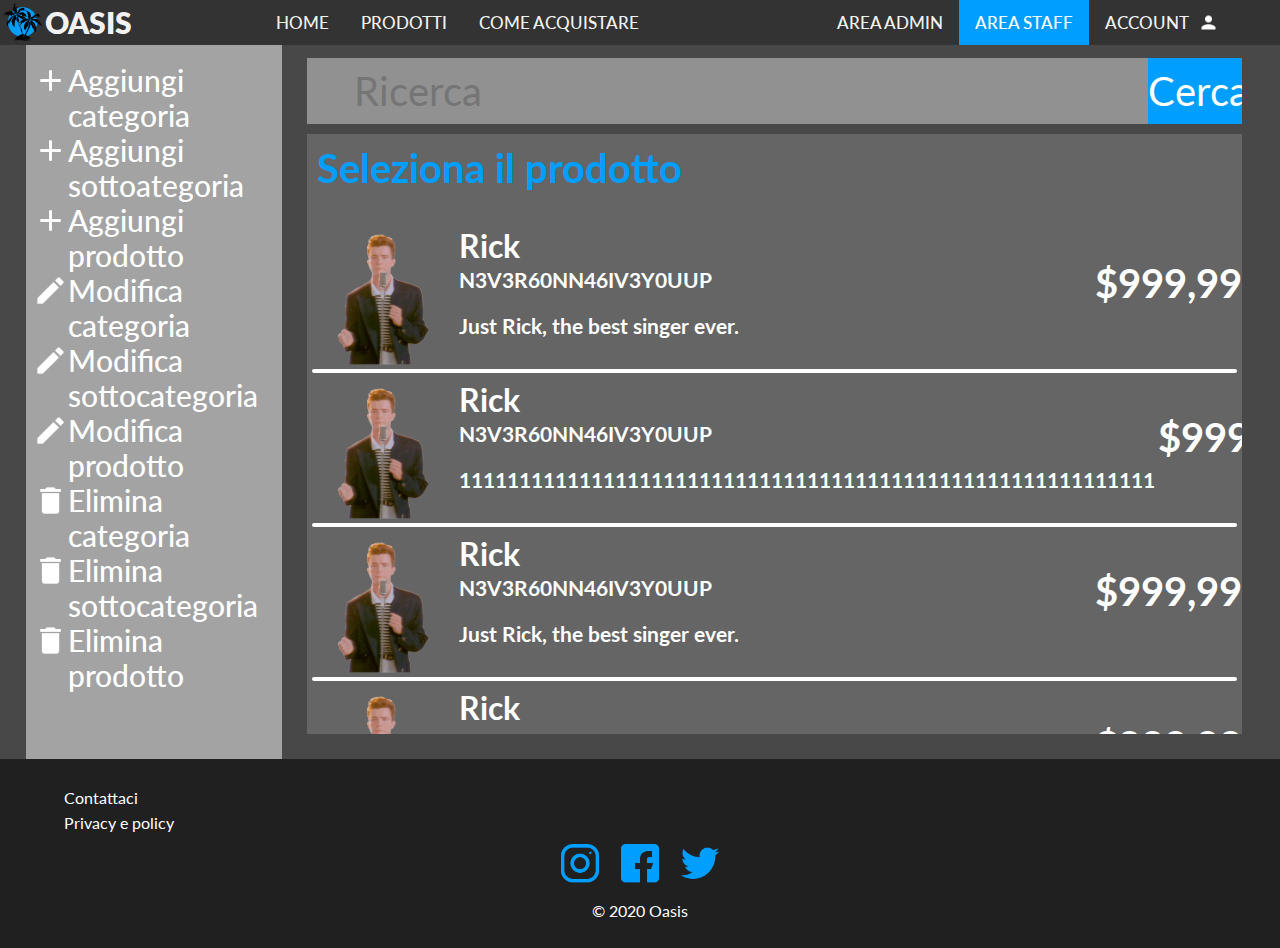
<file: selectproduct.html>
<!DOCTYPE html>
<!--
To change this license header, choose License Headers in Project Properties.
To change this template file, choose Tools | Templates
and open the template in the editor.
-->
<html>
    <head>
        <title>Oasis Staff</title>
        <meta charset="UTF-8">

        <link href="https://fonts.googleapis.com/css2?family=Lato:ital,wght@0,100;0,300;0,400;0,700;0,900;1,100;1,300;1,400;1,700;1,900&display=swap" rel="stylesheet"> 
        <meta name="viewport" content="width=device-width, initial-scale=1.0">
        <link rel="stylesheet" href="assets/css/style.css">
        <link rel="stylesheet" href="assets/css/products.css">
        <link rel="stylesheet" href="assets/css/staffdashboard.css">
        <link rel="stylesheet" href="assets/css/selectproduct.css">
        <script type="text/javascript" src="assets/script/sticky_navbar.js"></script>
    </head>
    <body>
        <header>
            <nav id="topnav">
                <a class="homelink" href="home.html">
                    <img src="assets/img/logo.png">
                    <span> OASIS </span>
                </a>
                <ul>
                    <li><a href="home.html">HOME</a></li>
                    <li><a href="products.html">PRODOTTI</a></li>
                    <li><a href="howtobuy.html">COME ACQUISTARE</a></li>
                    <li id="account">
                        <div class="dropdown">
                            <a id="profile">
                                ACCOUNT 
                                <img src="assets/img/profile.png">
                            </a>
                            <div class="dropdown-content">
                                <a href="login.html">ACCEDI</a>
                                <a href="signup.html">REGISTRATI</a>
                            </div>
                        </div>
                    </li>
                    <li id="staff" class="active"><a href="staffdashboard.html">AREA STAFF</a></li>
                    <li id="admin"><a href="admindashboard.html">AREA ADMIN</a></li>
                </ul>
            </nav>
        </header>
        <div class="staff_main" id="main">
            <div class="staff_sidenav">
                <div class="staffnav_items">
                    <a href="#addcat"><img src="assets/img/add_white.png">Aggiungi categoria</a><br>
                    <a href="#addsub"><img src="assets/img/add_white.png">Aggiungi sottoategoria</a><br>   
                    <a href="#addprod"><img src="assets/img/add_white.png">Aggiungi prodotto</a><br>   
                    <a href="#editcat"><img src="assets/img/edit_white.png">Modifica categoria</a><br>   
                    <a><img src="assets/img/edit_white.png">Modifica sottocategoria</a><br>   
                    <a><img src="assets/img/edit_white.png">Modifica prodotto</a><br>
                    <a><img src="assets/img/delete_white.png">Elimina categoria</a><br>
                    <a><img src="assets/img/delete_white.png">Elimina sottocategoria</a><br>
                    <a><img src="assets/img/delete_white.png">Elimina prodotto</a><br>
                </div>
            </div>
            <div class="searchandbox">
                <form class="search_bar">
                    <input type="text" placeholder="Ricerca">
                    <input type="submit" value="Cerca">
                </form>
                <div class="list_box">
                    <h1 id="title"> Seleziona il prodotto </h1>
                    <div class="productrow">
                        <img id="p_img" src="assets/img/rick.gif">
                        <div id="info">
                            <h1 id="name"> Rick </h1>
                            <h3 id="code"> N3V3R60NN46IV3Y0UUP </h3>
                            <h3 id="description"> Just Rick, the best singer ever. </h3>
                        </div>
                        <h3 id="price"> $999,99 </h3>
                    </div>
                    <hr>
                    <div class="productrow">
                        <img id="p_img" src="assets/img/rick.gif">
                        <div id="info">
                            <h1 id="name"> Rick </h1>
                            <h3 id="code"> N3V3R60NN46IV3Y0UUP </h3>
                            <h3 id="description"> [base64]</h3>
                        </div>
                        <h3 id="price"> $999,99 </h3>
                    </div>
                    <hr>
                    <div class="productrow">
                        <img id="p_img" src="assets/img/rick.gif">
                        <div id="info">
                            <h1 id="name"> Rick </h1>
                            <h3 id="code"> N3V3R60NN46IV3Y0UUP </h3>
                            <h3 id="description"> Just Rick, the best singer ever. </h3>
                        </div>
                        <h3 id="price"> $999,99 </h3>
                    </div>
                    <hr>
                    <div class="productrow">
                        <img id="p_img" src="assets/img/rick.gif">
                        <div id="info">
                            <h1 id="name"> Rick </h1>
                            <h3 id="code"> N3V3R60NN46IV3Y0UUP </h3>
                            <h3 id="description"> Just Rick, the best singer ever. </h3>
                        </div>
                        <h3 id="price"> $999,99 </h3>
                    </div>
                    <hr>
                    <div class="productrow">
                        <img id="p_img" src="assets/img/rick.gif">
                        <div id="info">
                            <h1 id="name"> Rick </h1>
                            <h3 id="code"> N3V3R60NN46IV3Y0UUP </h3>
                            <h3 id="description"> Just Rick, the best singer ever. </h3>
                        </div>
                        <h3 id="price"> $999,99 </h3>
                    </div>
                    <hr>
                    <div class="productrow">
                        <img id="p_img" src="assets/img/rick.gif">
                        <div id="info">
                            <h1 id="name"> Rick </h1>
                            <h3 id="code"> N3V3R60NN46IV3Y0UUP </h3>
                            <h3 id="description"> Just Rick, the best singer ever. </h3>
                        </div>
                        <h3 id="price"> $999,99 </h3>
                    </div>
                    <hr>
                    <div class="productrow">
                        <img id="p_img" src="assets/img/rick.gif">
                        <div id="info">
                            <h1 id="name"> Rick </h1>
                            <h3 id="code"> N3V3R60NN46IV3Y0UUP </h3>
                            <h3 id="description"> Just Rick, the best singer ever. </h3>
                        </div>
                        <h3 id="price"> $999,99 </h3>
                    </div>
                </div>
            </div>
        </div>
        <footer class="main_footer">
            <a href="about.html"> Contattaci </a>
            <br>
            <a href="privacypolicy.html"> Privacy e policy </a>
            <div class="linksocial">
                <img src="assets/img/social-icons.png" usemap="#social-icons-map">
                <map name="social-icons-map">
                    <area target="_blank" alt="instagram" title="instagram" href="https://www.instagram.com/" coords="134,157,154,146,162,132,164,68,158,48,136,31,68,31,48,41,36,63,36,127,46,145,64,157" shape="poly">
                    <area target="_blank" alt="facebook" title="facebook" href="https://www.facebook.com/" coords="250,158,354,158,364,145,364,43,354,30,248,30,236,41,236,148" shape="poly">
                    <area target="_blank" alt="twitter" title="twitter" href="https://twitter.com/" coords="436,135,452,141,466,145,478,145,490,145,502,143,512,137,522,133,530,127,536,117,542,111,546,101,548,89,550,79,550,67,564,55,554,55,560,43,544,47,538,45,532,41,526,41,518,41,510,45,506,48,500,52,498,62,500,73,492,73,482,71,474,69,464,65,458,59,452,53,446,47,444,51,442,58,442,66,446,75,452,81,440,77,442,85,446,93,454,103,448,103,452,111,460,117,468,123,466,129,452,131" shape="poly">
                </map>
            </div>
            <div> © 2020  Oasis </div>
        </footer>
    </body>
</html>
</file>
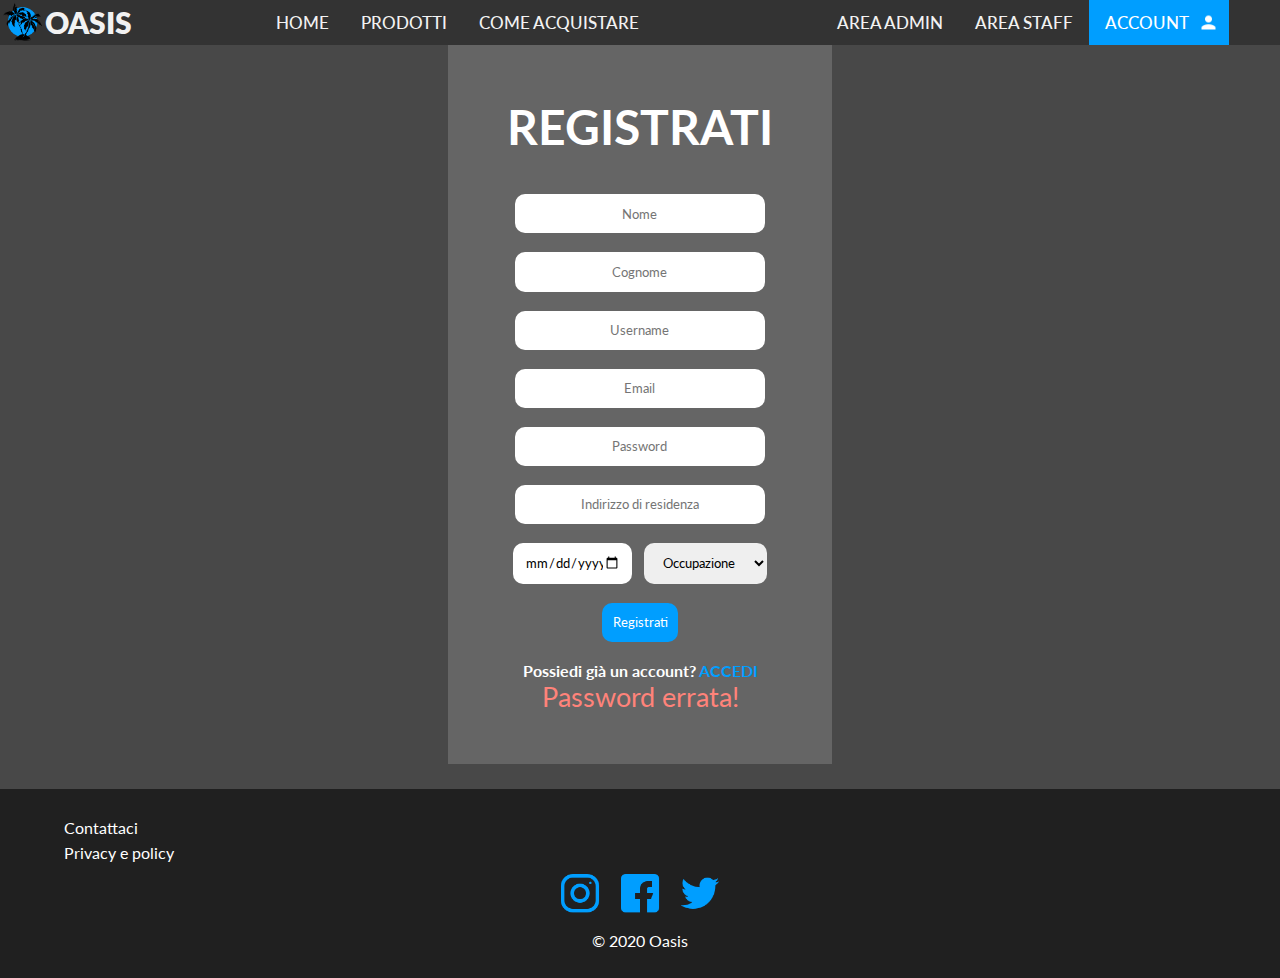
<file: signup.html>
<!DOCTYPE html>
<!--
To change this license header, choose License Headers in Project Properties.
To change this template file, choose Tools | Templates
and open the template in the editor.
Push Fede 23
Push Giovi
-->
<html>
    <head>
        <title>Oasis Registrati</title>
        <meta charset="UTF-8">
        <link href="https://fonts.googleapis.com/css2?family=Lato:ital,wght@0,100;0,300;0,400;0,700;0,900;1,100;1,300;1,400;1,700;1,900&display=swap" rel="stylesheet">
        <meta name="viewport" content="width=device-width, initial-scale=1.0">
        <link rel="stylesheet" href="assets/css/style.css">
        <link rel="stylesheet" href="assets/css/account.css">
        <script type="text/javascript" src="assets/script/sticky_navbar.js"></script>
    </head>
    <body>
        <header> 
            <nav id="topnav">
                <a class="homelink" href="home.html">
                    <img src="assets/img/logo.png">
                    <span> OASIS </span>
                </a>
                <ul>
                    <li ><a href="home.html">HOME</a></li>
                    <li><a href="products.html">PRODOTTI</a></li>
                    <li><a href="howtobuy.html">COME ACQUISTARE</a></li>
                    <li class="active" id="account">
                        <div class="dropdown">
                            <a id="profile">
                                ACCOUNT 
                                <img src="assets/img/profile.png">
                            </a>
                            <div class="dropdown-content">
                                <a href="login.html">ACCEDI</a>
                                <a href="signup.html">REGISTRATI</a>
                            </div>
                        </div>
                    </li>
                    <li id="staff"><a href="staffdashboard.html"> AREA STAFF</a></li>
                    <li id="admin"><a href="admindashboard.html"> AREA ADMIN</a></li>
                </ul>
            </nav>  
        </header>
        <div id="main">
            <div class="account_box">
                <h2> Registrati </h2>
                <form>
                    <input type="text" placeholder="Nome">
                    <br>
                    <input type="text" placeholder="Cognome">
                    <br>
                    <input type="text" placeholder="Username">
                    <br>
                    <input type="text" placeholder="Email">
                    <br>
                    <input type="password" placeholder="Password">
                    <br>
                    <input type="text" placeholder="Indirizzo di residenza">
                    <br>
                    <div class="date_job">
                        <input  type="date" placeholder="Data di nascita">
                        <select id="select">
                            <option class="select_placeholder" value="" disabled selected hidden>Occupazione</option>
                            <option value="0">Studente</option>
                            <option value="1">Operaio</option>
                            <option value="2">Libero professionista</option>
                            <option value="3">Disoccupato</option>
                        </select>
                    </div>
                    <br>
                    <input type="submit" value="Registrati">
                    <br> 
                </form>
                <b> Possiedi già un account? <a href="login.html"> ACCEDI </a> </b>
                <div id="error_msg"> Password errata! </div>
            </div>
        </div>
        <footer class="main_footer">
            <a href="about.html"> Contattaci </a>
            <br>
            <a href="privacypolicy.html"> Privacy e policy </a>
            <div class="linksocial">
                <img src="assets/img/social-icons.png" usemap="#social-icons-map">
                <map name="social-icons-map">
                    <area target="_blank" alt="instagram" title="instagram" href="https://www.instagram.com/" coords="134,157,154,146,162,132,164,68,158,48,136,31,68,31,48,41,36,63,36,127,46,145,64,157" shape="poly">
                    <area target="_blank" alt="facebook" title="facebook" href="https://www.facebook.com/" coords="250,158,354,158,364,145,364,43,354,30,248,30,236,41,236,148" shape="poly">
                    <area target="_blank" alt="twitter" title="twitter" href="https://twitter.com/" coords="436,135,452,141,466,145,478,145,490,145,502,143,512,137,522,133,530,127,536,117,542,111,546,101,548,89,550,79,550,67,564,55,554,55,560,43,544,47,538,45,532,41,526,41,518,41,510,45,506,48,500,52,498,62,500,73,492,73,482,71,474,69,464,65,458,59,452,53,446,47,444,51,442,58,442,66,446,75,452,81,440,77,442,85,446,93,454,103,448,103,452,111,460,117,468,123,466,129,452,131" shape="poly">
                </map>
            </div>
            <div class="copyright"> © 2020  Oasis </div>
            <div class="hide">Tutti i diritti sono riservati. Qualsiasi riproduzione, anche parziale, senza autorizzazione scritta è vietata.</div>
        </footer>
    </body>
</html>
</file>
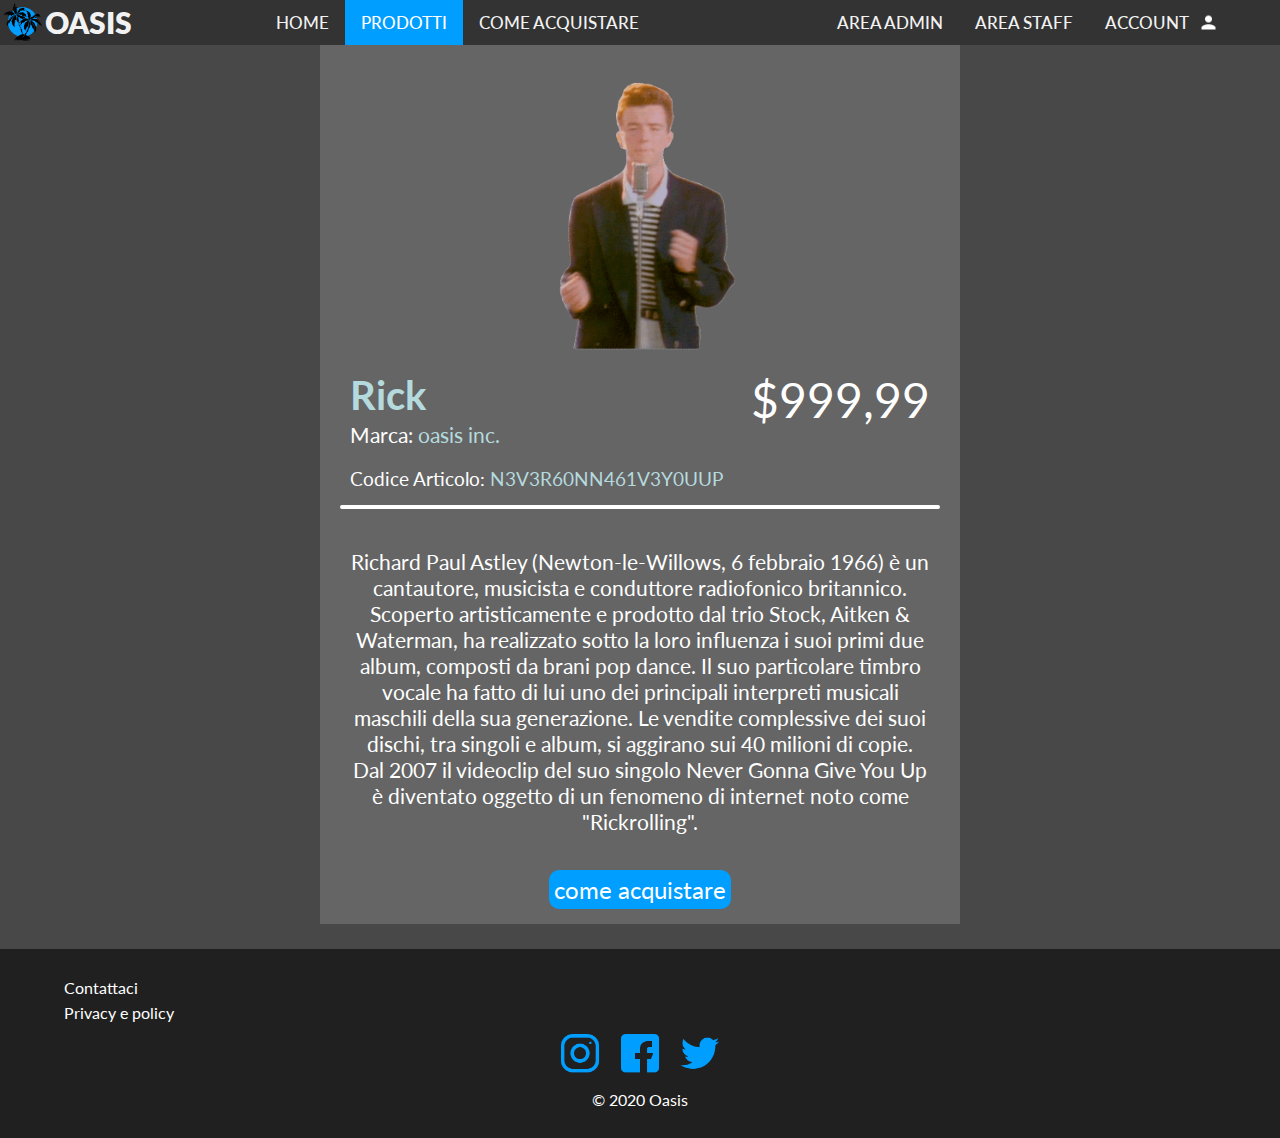
<file: viewproduct.html>
<!DOCTYPE html>
<!--
To change this license header, choose License Headers in Project Properties.
To change this template file, choose Tools | Templates
and open the template in the editor.
-->
<html>
    <head>
        <title>Oasis</title>
        <meta charset="UTF-8">
        <link href="https://fonts.googleapis.com/css2?family=Lato:ital,wght@0,100;0,300;0,400;0,700;0,900;1,100;1,300;1,400;1,700;1,900&display=swap" rel="stylesheet">
        <meta name="viewport" content="width=device-width, initial-scale=1.0">
        <link rel="stylesheet" href="assets/css/style.css">
        <link rel="stylesheet" href="assets/css/viewproduct.css">
        <script type="text/javascript" src="assets/script/sticky_navbar.js"></script>
    </head>
    <body>
        <header>
            <nav id="topnav">
                <a class="homelink" href="home.html">
                    <img src="assets/img/logo.png">
                    <span> OASIS </span>
                </a>
                <ul>
                    <li><a href="home.html">HOME</a></li>
                    <li class="active"><a href="products.html">PRODOTTI</a></li>
                    <li><a href="howtobuy.html">COME ACQUISTARE</a></li>
                    <li id="account">
                        <div class="dropdown">
                            <a id="profile">
                                ACCOUNT 
                                <img src="assets/img/profile.png">
                            </a>
                            <div class="dropdown-content">
                                <a href="login.html">ACCEDI</a>
                                <a href="signup.html">REGISTRATI</a>
                            </div>
                        </div>
                    </li>
                    <li id="staff"><a href="staffdashboard.html"> AREA STAFF</a></li>
                    <li id="admin"><a href="admindashboard.html"> AREA ADMIN</a></li>
                </ul>
            </nav>      
        </header>
        <div id="main" class="view_box">
            <img id="prod_img" src="assets/img/rick.gif">
            <div id="nameandprice">
                <div id="price"> $999,99 </div>
                <div id="nameandbrand">
                    <h1 id="prod_name"> Rick </h1>
                    <span id="prod_brand"> Marca: </span>
                    <span id="brand"> oasis inc. </span>
                </div>
            </div>
            <div id="prod_code">
                <span> Codice Articolo: </span>
                <span id="code"> N3V3R60NN461V3Y0UUP </span>
            </div>
            <hr>
            <div id="description">Richard Paul Astley (Newton-le-Willows, 6 febbraio 1966) è un cantautore, musicista e conduttore radiofonico britannico.

Scoperto artisticamente e prodotto dal trio Stock, Aitken & Waterman, ha realizzato sotto la loro influenza i suoi primi due album, composti da brani pop dance. Il suo particolare timbro vocale ha fatto di lui uno dei principali interpreti musicali maschili della sua generazione.

Le vendite complessive dei suoi dischi, tra singoli e album, si aggirano sui 40 milioni di copie.

Dal 2007 il videoclip del suo singolo Never Gonna Give You Up è diventato oggetto di un fenomeno di internet noto come "Rickrolling".
            </div>
            <a id="buy" href="howtobuy.html"> come acquistare </a>
        </div>
        <footer class="main_footer">
            <a href="about.html"> Contattaci </a>
            <br>
            <a href="privacypolicy.html"> Privacy e policy </a>
            <div class="linksocial">
                <img src="assets/img/social-icons.png" usemap="#social-icons-map">
                <map name="social-icons-map">
                    <area target="_blank" alt="instagram" title="instagram" href="https://www.instagram.com/" coords="134,157,154,146,162,132,164,68,158,48,136,31,68,31,48,41,36,63,36,127,46,145,64,157" shape="poly">
                    <area target="_blank" alt="facebook" title="facebook" href="https://www.facebook.com/" coords="250,158,354,158,364,145,364,43,354,30,248,30,236,41,236,148" shape="poly">
                    <area target="_blank" alt="twitter" title="twitter" href="https://twitter.com/" coords="436,135,452,141,466,145,478,145,490,145,502,143,512,137,522,133,530,127,536,117,542,111,546,101,548,89,550,79,550,67,564,55,554,55,560,43,544,47,538,45,532,41,526,41,518,41,510,45,506,48,500,52,498,62,500,73,492,73,482,71,474,69,464,65,458,59,452,53,446,47,444,51,442,58,442,66,446,75,452,81,440,77,442,85,446,93,454,103,448,103,452,111,460,117,468,123,466,129,452,131" shape="poly">
                </map>
            </div>
            <div class="copyright"> © 2020  Oasis </div>
            <div class="hide">Tutti i diritti sono riservati. Qualsiasi riproduzione, anche parziale, senza autorizzazione scritta è vietata.</div>
        </footer>
    </body>
</html>
</file>
<file: assets/css/login.css>
body{
    margin: 0;
    padding: 0;
    font-family: sans-serif;
    background: #484848;
}
.account_box{
    width: 30%;
    height: 100%;
    padding: 3%;
    position: absolute;
    left: 50%;
    transform: translate(-50%,0%);
    background: #656565;
    text-align: center;
}

.account_box option.select_placeholder {
    color:ghostwhite
}

.account_box h2{
    color: white;
    text-transform: uppercase;
    font-size: 300%;
}

.account_box input[type="text"], .account_box input[type="password"]{
    border: 0;
    background: #ffffff;
    display: block;
    margin: auto;
    text-align: center;
    padding: 3% 3%;
    width: 59%;
    outline: none;
    color: black;
    border-radius: 10px;
    transition: 0.25s;
}

.account_box div.date_job {
    text-align: center;
    margin: auto;
}

.account_box input[type="date"]{
    border: 0;
    background: #ffffff;
    text-align: center;
    padding: 3% 3%;
    width: 25%;
    outline: none;
    color: black;
    border-radius: 10px;
    transition: 0.25s;
}

.account_box b{
    border: 0;
    background: none;
    display: block;
    margin: auto;
    text-align: center;
    outline: none;
    color: white;
    transition: 0.25s;  
} 
.account_box a, .account_box a:visited {
  text-decoration: none;
  color: #009eff;
}
.account_box input[type="text"]:focus, .account_box input[type="password"]:focus{
    width: 65%;
}
.account_box input[type="submit"]{
    border: 0;
    background: #009eff;
    display: block;
    margin: auto;
    text-align: center;
    padding: 3% 3%;
    width: 20%;
    outline: none;
    color: white;
    border-radius: 10px;
    cursor: pointer;
}

.account_box select {
    border: 0;
    margin-left: 2%;
    text-align: center;
    width: 32%;
    padding: 3% 3%;
    outline: none;
    color: black;
    border-radius: 10px;
    cursor: pointer;
}

/* Add a black background color to the top navigation */
.topnav {
  background-color: #333;
  overflow: hidden;
}
/*logo*/
.topnav img {
    width: 45px;
    height: 45px;
    float: left;
}

/*titolo*/
.topnav span{
    float: left;
    color: #f2f2f2;
    text-align: center;
    text-decoration: none;
    padding-top: 8px;
    font-size: 30px;
}

.topnav a.homelink {
    padding: 0;
    margin-right: 10%;
    color: #f2f2f2;
}

.topnav a.homelink:hover {
    background-color: #333; 
}
/* Style the links inside the navigation bar */
.topnav a {
  float: left;
  color: #f2f2f2;
  text-align: center;
  padding: 14px 16px;
  text-decoration: none;
  font-size: 17px;
}

/* Change the color of links on hover */
.topnav a:hover {
  background-color: #ddd;
  color: black;
}

/* Add a color to the active/current link */
.topnav a.active {
  background-color: #009eff ;
  color: white;
}
</file>
<file: assets/css/style.css>
*{
    font-family: 'Lato', sans-serif;

}

body{
    margin: 0;
    padding: 0;
    font-family: sans-serif;
    background: #484848;
}

/* Add a black background color to the top navigation */
#topnav {
    width: 100%;
    background-color: #333;
    overflow: hidden;
}
/*logo*/
#topnav img {
    width: 45px;
    height: 45px;
    float: left;
}
/*titolo*/
#topnav span{
    float: left;
    color: #f2f2f2;
    text-align: center;
    text-decoration: none;
    font-size: 30px;
    font-weight: 800;
    margin-top: 4px;
}
#topnav a.homelink {
    float: left;
    padding: 0;
    margin-right: 10%;
    color: #f2f2f2;
}

#topnav ul {
    list-style-type: none;
    margin: 0;
    padding: 0;
    overflow: hidden;
}
/* Style the links inside the navigation bar */
#topnav li {
    float: left;
    color: #f2f2f2;
    text-align: center;
    padding: 12px 0px;
    text-decoration: none;
    font-size: 17px;
    font-weight: 500;
}
#topnav #account{
    float: right;
    width: 140px;
    text-align: left;
    margin-right:5%;
    padding:0;
}
/* Change the color of links on hover */
#topnav li:hover{
    background-color: #ddd;
    color: black;
    font-weight: 500;
}
/* Add a color to the active/current link */
#topnav li.active{
    background-color: #009eff ;
    color: white;	
}
#topnav li.active #profile img{
    filter: invert(100%);
}
#topnav #staff,#topnav #admin{
    float: right;
}
#topnav li a {
    padding: 12px 16px;
    color: inherit;
    text-decoration: none;
}
#profile img{
    width: 21px;
    height: 21px;
    float:right;
    margin-right: 10px;
    filter: invert(100%);
}
#profile{
    padding-right: 0px !important;
}

.mission_content{
	height: fit-content;
	width: 100%;
	padding: 0.5% 0%;
}
.mission_title{
	font-weight: 800;
	color: #009eff;
	margin: 10px 0px;
}
.mission{
	color: white;
		margin-top: 10px;
}

.sticky {
    position: fixed;
    z-index: 994;
    width: 100%;
    top:0;
}

.dropdown {
    position: relative;
    display: inline-block;
    padding: 12px 0;
    width: 100%
}

.dropdown-content {
    display: none;
    position: fixed;
    background-color: #f9f9f9;
    text-align: left; 
    margin-top: 12px;
    min-width: 140px;
    color: black;
    box-shadow: 0px 8px 16px 0px rgba(0,0,0,0.2);
}

.dropdown-content a{
    display: block;
}
.dropdown-content a:hover {
    color: white !important;
    background-color: #00b6ff;
}
.dropdown:hover .dropdown-content{
    display: block;

}
.dropdown:hover #profile img {
    filter: initial;
}

.main_footer {
    background-color: #202020;
    padding-top: 2%;
    padding-bottom: 2%;
    line-height: 25px;
    height: 100%;
}

.main_footer a{
    margin-left: 5%;
    color: white;
    text-decoration: none;
    cursor: pointer;
}
.linksocial{
    zoom: .3;
    -moz-transform: scale(.3);
}
map area{
    outline: none;
}

.main_footer div{
    margin: auto;
    color: white;
    text-align: center;
    width: max-content;
}
.main_footer a:hover{
    text-decoration: underline;
}

.home_box{
    padding: 0;
    width: 90%;
    margin: auto;
    margin-bottom: 2%;
    background: #656565;
    text-align: center;
}

#coverpic{
    width: 100%;
    margin: 0;
}
#not_found{
    width: 100%;
    height: 100%;
    margin: 0;
}
.container {
    position: relative;
    text-align: center;
    color: white;
}
#big{
    font-size: 190pt;
    font-weight: 800;
    display: inline-block;
}
#small{
    text-align: left;
    padding-top: 10%;
    display: inline-block;
    transform: translateY(-40px);

}
/* Centered text */
.centered {
    position: absolute;
    width: 100%;

    top: 35%;
    left: 50%;
    transform: translate(-50%, -50%);
    text-align: center;
    color: white;
    font-weight: 800;
    font-size: 40px;
}
.centered a {
    text-decoration: none;
    color: #009eff;
    font-weight: 600;
}

.centered span{
    font-size: 20pt;
    font-weight: 400;
}

.hide {
    display: none;
}

.copyright:hover + .hide {
    display: block;
    color: gray;
}
</file>
<file: assets/css/about_policy.css>
#main {
    text-align: center;
}
.about-policy{ 
    display: inline-block;
    color: white;
    padding: 1% 2%;
    margin-bottom: 2%;
    text-align: center;
    font-size: 20px;
    background-color: #656565;
}
.about-policy ul{
    width: 100%; 
    padding:0;
    margin-left: auto;
    margin-right: auto;
    display: flex;
}
.about-policy li {
    font-size: 18px;
    padding: 4px 80px 2px 2px; 
    font-size: 18px;
    color: white;
    margin: auto;
    text-align: center;
}
.about-policy h1 {
    color: #B5DADE;
    font-weight: 800;
}
.about-policy h2 {
    margin:35px 0 8px;
    color: #B5DADE;
    font-weight: 500;
}
.about-policy h3 {
    color: #CDE6F5;
    margin: 0;
    font-weight: 500;
}
.about-policy p {
    margin: 0;   
}
.about-policy a[href^="mailto"] {
    text-decoration: none;
    color: white; 
}
.about-policy a[href^="mailto"]:hover {
    text-decoration: underline;
}
</file>
<file: assets/css/account.css>
.account_box{
    padding: 1% 0 4%;
    width: 30%;
	margin-top: 0;
    margin-left: auto;
	margin-right: auto;
    margin-bottom: 2%;
    background: #656565;
    text-align: center;
}

#login {
	padding-top: 4.9%;
	padding-bottom: 8%;
}


.account_box option.select_placeholder {
    color:ghostwhite
}

.account_box h2{
    color: white;
    text-transform: uppercase;
    font-size: 300%;
}

.account_box input[type="text"], .account_box input[type="password"]{
    border: 0;
    background: #ffffff;
    display: block;
    margin: auto;
    text-align: center;
    padding: 3% 3%;
    width: 59%;
    outline: none;
    color: black;
    border-radius: 10px;
    transition: 0.25s;
}

.account_box div.date_job {
    text-align: center;
    margin: auto;
}

.account_box input[type="date"]{
    border: 0;
    background: #ffffff;
    text-align: center;
    padding: 3% 3%;
    width: 25%;
    outline: none;
    color: black;
    border-radius: 10px;
    transition: 0.25s;
}

.account_box b{
    border: 0;
    background: none;
    display: block;
    margin: auto;
    text-align: center;
    outline: none;
    color: white;
    transition: 0.25s;  
} 
.account_box a, .account_box a:visited {
    text-decoration: none;
    color: #009eff;
}
.account_box input[type="text"]:focus, .account_box input[type="password"]:focus{
    width: 65%;
}
.account_box input[type="submit"]{
    border: 0;
    background: #009eff;
    display: block;
    margin: auto;
    text-align: center;
    padding: 3% 3%;
    width: 20%;
    outline: none;
    color: white;
    border-radius: 10px;
    cursor: pointer;
}

.account_box select {
    border: 0;
    margin-left: 2%;
    text-align: center;
    width: 32%;
    padding: 3% 3%;
    outline: none;
    color: black;
    border-radius: 10px;
    cursor: pointer;
}

#error_msg {
    font-size: 27px;
    color: #ff837a;
}
#admin_dash_box.account_box {
    width: 50%;
	padding: 1% 0 2%;
}
</file>
<file: assets/css/products.css>
.products_main{
    width: 100%;
    height: 100%;
    display: flex;
}

.sidenav{
    background-color: #a3a3a3;
    color: white;
    width: 20%;
    margin: 0 2%;
    text-align: center;
    font-size: 30pt;
}
.cat{
    margin-bottom: 2%;
}


.cat_name{
	font-size: 20pt;
	font-weight: 800;
	color: white;
}

.subcat_name{
	font-size: 17pt;
	color: #CDFFF6;
	font-weight: 600;
}
.cat  img{
    position: relative;
    left: 15px;
    bottom: -4px;
    width: 15px;
    height: 25px;
    transform: rotate(90deg);
    transition: 0.25s;
}
.cat:hover a, .cat:hover img{
    cursor: pointer;
}


.sub{
    display: none;
    font-size: 24pt;
    margin: 2%;
}
.show{
    display: block;
}
.rotate img{
    transform: rotate(-90deg) !important;
}
.sub a:hover, .cat a:hover{
    text-decoration: underline;
}
.sidenav hr{
    margin: 0 5%;
	margin-top: 10px;
    border: 1.5px solid white;
    border-radius: 5px;
}

.products_content {
    width: 73%;
    padding: 1% 0 2% 0;
    text-align: center;

}
.search_bar{
    width: 100%;
    background: #919191;
    text-align: left;
}
.search_bar input[type="text"]{

    border: 0;
    background: #919191;
    width: 80%;
    padding: 1% 5%;
    outline: none;
    color: white;
    font-size: 250%;
}
.search_bar input[type="submit"]{
    float: right;
    border: 0;
    background: #009eff;
    text-align: center;
    width: 10%;
    padding: 1% 0;
    outline: none;
    color: white;
    cursor: pointer;
    font-size: 250%;
}
.products_box{
    margin-top: 1%;
    width: 100%;
    background: #656565;
    text-align: center;
    display:grid;
    inline-box-align: inherit;
}
.page_nav{
    display: inline-block;
    margin-top: 2%;
    padding: 3px 0;
    text-align: center;
    font-size: 18pt;
    background-color: #919191;
}
.page_nav a{
    margin: 0;
    padding: 5px;
    color: #202020;
    cursor: pointer;
}
.page_nav a:hover{
    text-decoration: underline;
}
.page_nav #ctrl{
    background-color: #a3a3a3;
    color: white;
    margin: 0;
    text-decoration: none !important;
}

.card {
    box-shadow: 0 4px 8px 0 rgba(0, 0, 0, 0.2);
    background-color: #a3a3a3;
    width: 445px;
    height: 475px;
    margin-top:16px;
    text-align: justify; 
    font-family: lato;
    text-decoration: none;
    overflow-wrap:break-word;
    position:relative;
    display:block;
 
}

.og_price {
    color: white; 
    text-align: right;
    font-size: 25px;
	font-weight: 400;
	text-decoration: line-through;
	text-decoration-color: red;
}
.discount{
	color: red;
	text-align: right;
	font-size: 15px;
	font-weight: 600;
}
.discounted_price{
		color: red;
	text-align: right;
	font-size: 35px;
	font-weight: 600;
}
.name{
    display:block;
    width:100%;
    color: whitesmoke;
	font-size: 20pt;
    text-align: left;
		margin: 0;
		text-align: justify;
	overflow-wrap:break-word;
}
.description{
    color: whitesmoke;
    opacity: 0.9;
    text-align: center;
}

.card img{
	max-width: 100%;
	height: 100%;
	object-fit: cover;
    display:block;
    margin:auto;
}

.card_img_container{
		height: 50%;
	background-color: white;
}

.card a[href^="account.html"]:hover {
    color:white;
}
* {
    box-sizing: border-box;
}


/* Remove extra left and right margins, due to padding */
.row {
	display: inline-flex;
    height: max-content;
	flex-flow: row wrap;
	justify-content: space-evenly;
	align-items: center;
}

.card_text{
	display: flex;
	padding: 10px;
	justify-content: space-between;
	width: 100%;
	height: 50%;
}

.card_info, .card_prices{
	margin: 0;
	padding: 0;
	height: 100%;
	width: 60%;
	
}

.card_prices{
	text-align: right;
	flex: 0 1 0;
}

.card_info{
	text-align: justify;
	overflow-wrap:break-word;
	flex: 1 1 0;
	padding-right: 10px
}
</file>
<file: assets/css/admindashboard.css>
/*
To change this license header, choose License Headers in Project Properties.
To change this template file, choose Tools | Templates
and open the template in the editor.
*/
/* 
    Created on : 30-apr-2020, 10.27.08
    Author     : Matteo
*/

.adminnav_items{
    padding: 7% 3%;
    display: block;
    line-height: 35px;
}
.adminnav_items img{
    display: inline-flex;
    width: 35px;
    height: 35px;
    filter: grayscale(100%) brightness(500%);
    transition: 0.25s;	
}

.adminnav_items a{
    display: inline-flex;
    font-size: 30px;
    font-weight: 500;
    line-height: 35px;
    transition: 0.25s;
}

.adminnav_items a,span{
    text-decoration: none;
    color: white;
}
.adminnav_items a:hover {
    color: #00b6ff;
}
.adminnav_items a:hover>img {
    filter: initial;
}

.admin_main{
    width: 100%;
    height: 100%;
    display: flex;
    text-align: left;
}
.admin_sidenav{
    background-color: #a3a3a3;
    width: 20%;
    margin: 0 2%;
}


.side_container{
    margin-top: 1%;
    width: 73%;
    background: #656565;
    text-align: center;
    margin-bottom: 2%;
}
/*Contentuto di side_container (usato per mettere un padding a tutto)*/
.sc_content{
    padding: 0% 3% 3% 3%;
}

#sc_title{
    text-align: left;
    color: #008CFF;
    font-size: 50px;
}
#sc_addpic{
    width: 40%;
    height: 40%;
    display: block;
}

.sc_hint{
    color: white;
    font-size: 30px;
    margin: 0;
    text-align: start;
    width: max-content;
    height: max-content;
}

.sc_textinput{
    border: 0;
    background: #ffffff;
    display: block;
    padding: 0.3% 0.5%;
    font-size: 20pt;
    text-align: left;
    outline: none;
    color: black;
    border-radius: 10px;
    float: inline-end;
}

#prodname.sc_textinput {
    width: 80%;
    margin: 0 0 0 10px;
}
#shortdesc.sc_textinput {
    width:50%;
    float: inline-start;
}
#price.sc_textinput {
    width:10%;
    float: inline-start;
}
#discount.sc_textinput {
    width:25%;
    float: inline-start;
}
#brand.sc_textinput {
    width:15%;
    float: inline-start;
}
.sc_nested{
    padding-top: 20px;
    text-align: left;
}
</file>
<file: assets/css/howtobuy.css>
/*
To change this license header, choose License Headers in Project Properties.
To change this template file, choose Tools | Templates
and open the template in the editor.
*/
/* 
    Created on : 30-apr-2020, 10.12.15
    Author     : Matteo
*/

.howtobuy{ 
    margin:auto;
    color: white;
    text-align: center;
    font-size: 28px;
}
</file>
<file: assets/css/staffdashboard.css>
.staffnav_items{
    padding: 7% 3%;
    display: block;
    line-height: 35px;
}
.staffnav_items img{
    display: inline-flex;
    width: 35px;
    height: 35px;
    filter: grayscale(100%) brightness(500%);
    transition: 0.25s;	
}

.staffnav_items a{
    display: inline-flex;
    font-size: 30px;
    font-weight: 500;
    line-height: 35px;
    transition: 0.25s;
}

.staffnav_items a,span{
    text-decoration: none;
    color: white;
}
.staffnav_items a:hover {
    color: #00b6ff;
}
.staffnav_items a:hover>img {
    filter: initial;
}

.staff_main{
    width: 100%;
    height: 100%;
    display: flex;
    text-align: left;
}
.staff_sidenav{
    background-color: #a3a3a3;
    width: 20%;
    margin: 0 2%;
}


.side_container{
    margin-top: 1%;
    width: 73%;
    background: #656565;
    text-align: center;
    margin-bottom: 2%;
}
/*Contentuto di side_container (usato per mettere un padding a tutto)*/

.sc_content{
    padding: 0% 3% 3% 3%;
}
.out_prodname{
    display: grid;
    grid-template-columns: 17% 83%;
    grid-column-gap: 10px;
    width: 100%;
}

#sc_title{
    text-align: left;
    color: #008CFF;
    font-size: 50px;
}
#sc_addpic{
    display: inline-block;
    width: 40%;
    height: 40%;
    border-radius: 10px;
}

.sc_hint{
    color: white;
    font-size: 30px;
    margin: 0;
}

.sc_textinput{
    border: 0;
    background: #ffffff;
    font-size: 20px;
    outline: none;
    color: black;
    border-radius: 10px;
    width: 100%;
    padding: 0.5em;
    box-sizing : border-box;
    min-width: 0;
}
.alpha{
    margin-top: 10px;
    display: flex;
}
.bravo{
    display: inline-block;
    margin-top: -500;
    padding: 0;
}
.bravo_triple{
    /*display: block;*/
    width: 100%;

}
.bravo_price, .bravo_discount, .bravo_brand{
    display: inline-block;
    width: 33%;
    text-align: left
}
.bravo_desc{
    width: 100%;
    text-align: left;
}
.delta{
    text-align: left;
    width: 100%;
}
</file>
<file: assets/css/selectproduct.css>
.searchandbox{
    margin-top: 1%;
    width: 73%;
    margin-bottom: 2%;
}
.list_box{
    margin-top: 1%;
    height: max-content;
    background: #656565;
    height: 600px;
    overflow-y: scroll;
    overflow-x: hidden;
}
.list_box hr{
    margin: 0 5px;
    border: 2px solid white;
    border-radius: 5px;
}
#title{
    color: #009eff;
    font-size: 30pt;
    margin-top: 10px;
    padding-left: 10px;
}
.productrow{
    display: flex;
    color: white;
    cursor: pointer;
}

#p_img{
    height: 150px;
}
#info{
    margin: 5px 0;
    width: 75%;
}
#name{
    font-size: 24pt;
    margin: 2px;
}
#code{
    font-size: 16pt;
    margin: 2px;
}
#description{
    font-size: 16pt;
    margin: 20px 2px;
    overflow: hidden;
}
#price{
    font-size: 30pt;
}
</file>
<file: assets/css/viewproduct.css>
.view_box{
    width: 50%;
    margin: auto;
    margin-bottom: 2%;
    padding-bottom: 20px !important;
    background: #656565;
    text-align: center;
}
.view_box #prod_img{
    padding-top: 2%;
    height: 300px;
}
.view_box #nameandprice{
    text-align: left;
    margin-top: 10px;
    color: white;
}
.view_box #nameandbrand{
    margin-left: 30px;
}
.view_box #nameandbrand h1, .view_box #nameandbrand span{
    margin-top: 0;
    margin-bottom: 3px;
}
.view_box #prod_name{
    font-size: 30pt;
}
.view_box #nameandbrand span{
    font-size: 16pt;
}
.view_box #prod_name, .view_box #brand, .view_box #code{
    color: #B5DADE;
}
.view_box #price{
    font-size: 36pt;
    float: right;
    text-align: right;
    margin-right: 30px;
}
.view_box #prod_code{
    text-align: left;
    margin: 20px 0 15px 30px;
    color: white;
    font-size: 14pt;
}
.view_box hr{
    margin: 0 20px;
    border: 2px solid white;
    border-radius: 5px;
}
.view_box #description{
    margin: 40px 30px;
    color: white;
    font-size: 16pt;
}
.view_box #buy{
    padding: 5px;
    background-color: #009eff;
    font-size: 18pt;
    color: white;
    text-decoration: none;
    cursor: pointer;
    border-radius: 10px;
}
</file>
